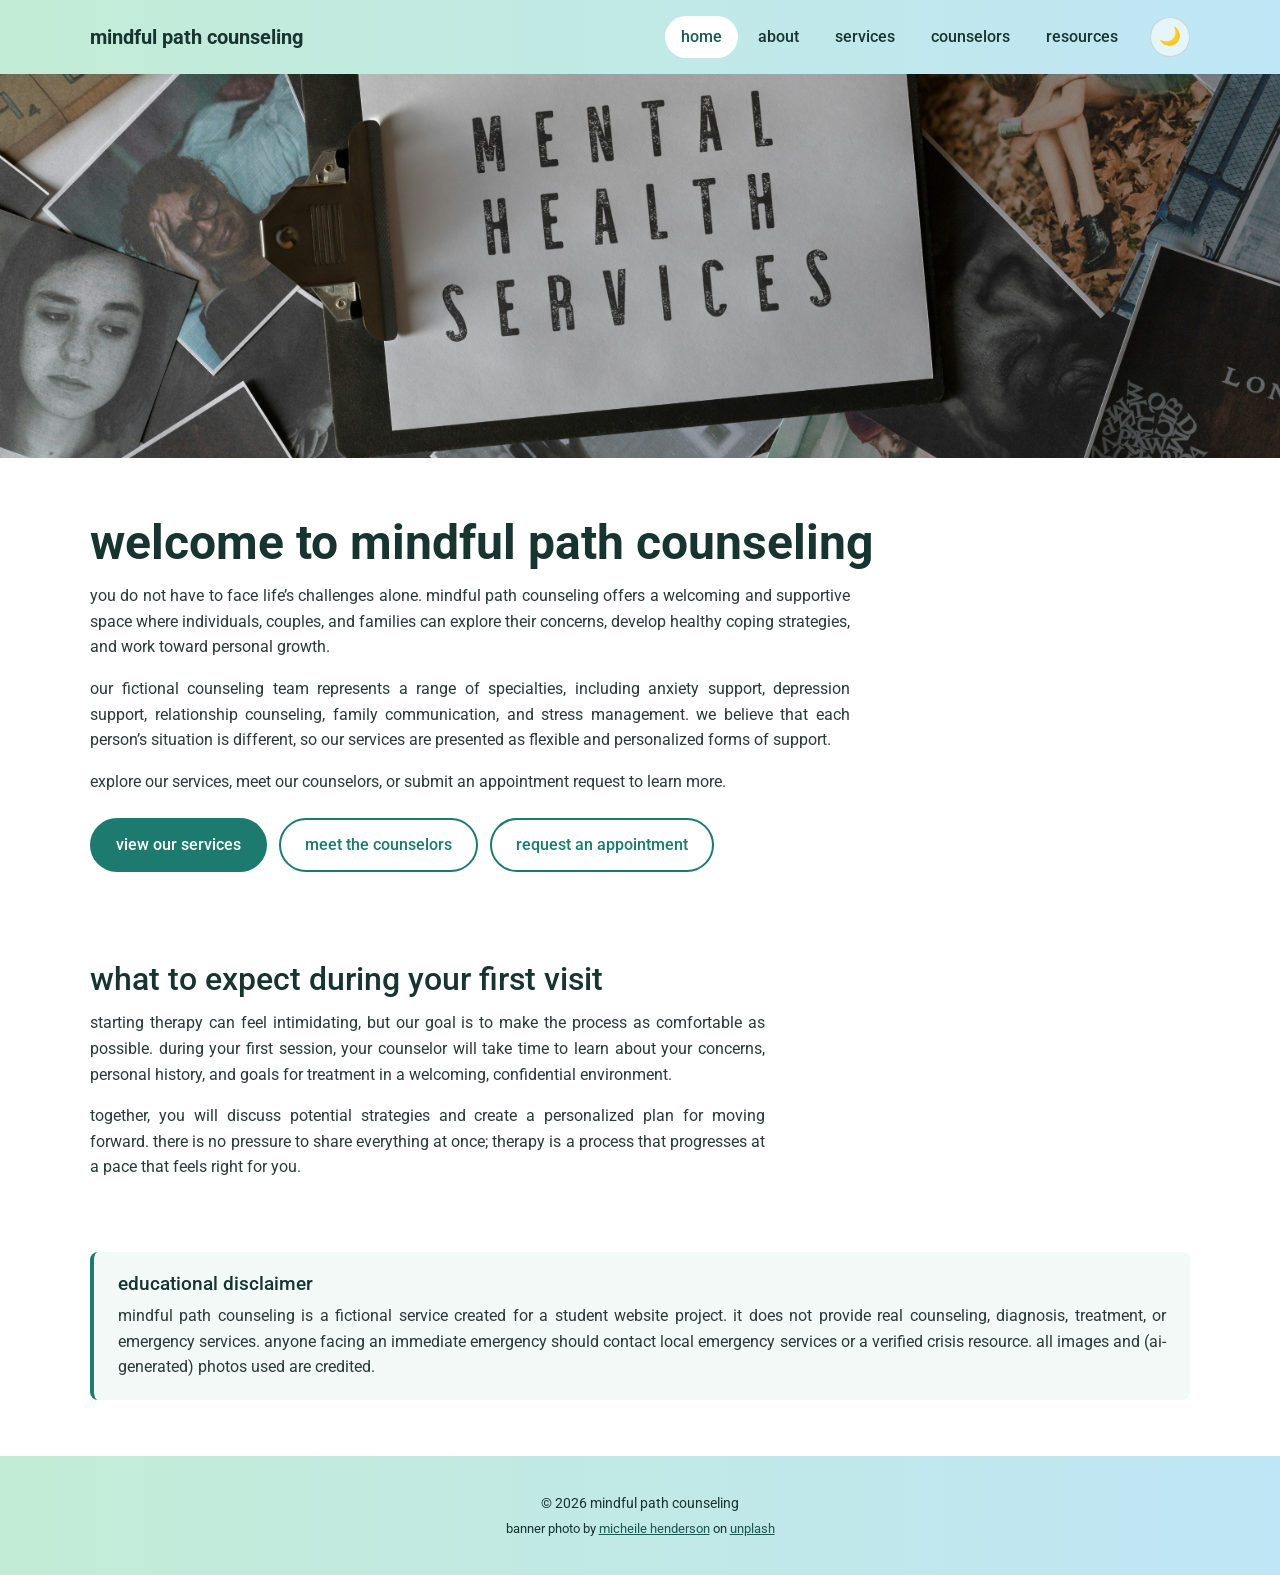
<file: index.html>
<!DOCTYPE html>
<html lang="en">
<head>
  <meta charset="UTF-8">
  <!-- GitHub Pages opens index.html at the site's main address.
       This page immediately forwards visitors to homepage.html. -->
  <meta http-equiv="refresh" content="0; url=homepage.html">
  <link rel="canonical" href="homepage.html">
  <title>Mindful Path Counseling</title>
</head>
<body>
  <!-- Backup link in case the browser doesn't forward automatically -->
  <p>Taking you to the <a href="homepage.html">Mindful Path Counseling homepage</a>…</p>
</body>
</html>
</file>
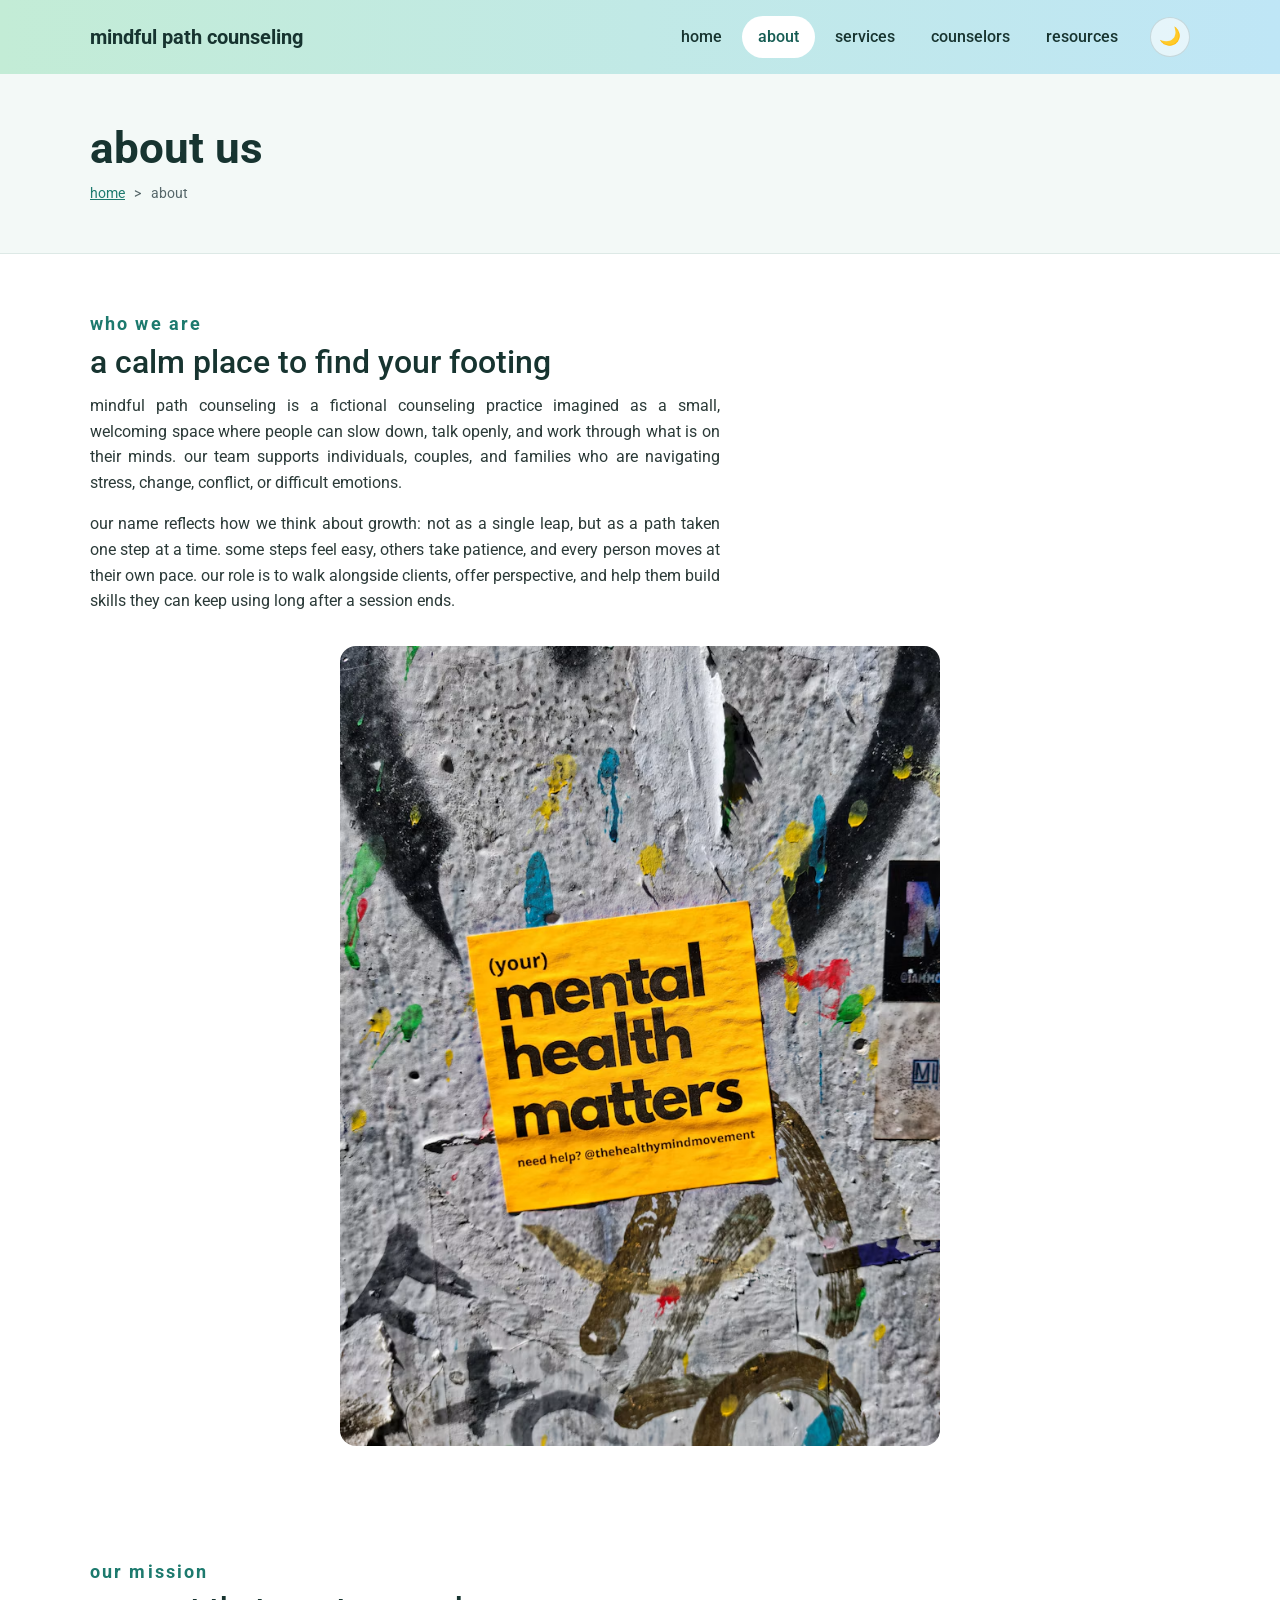
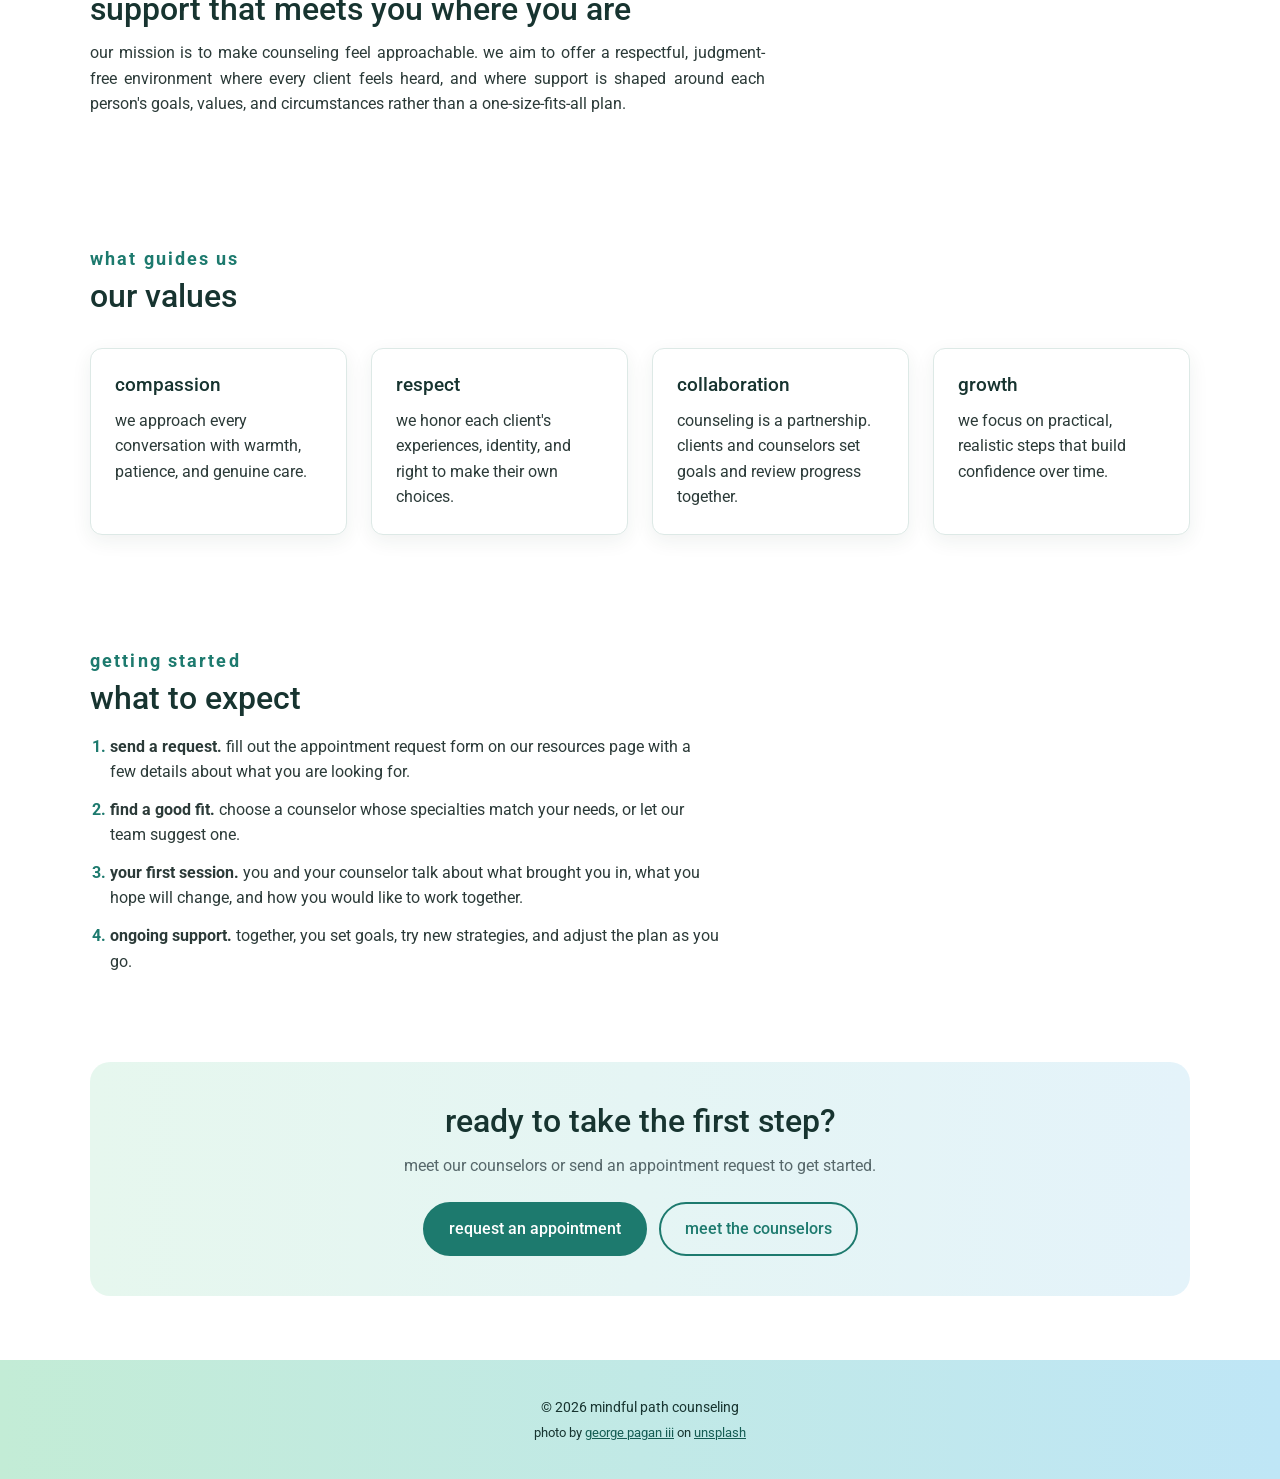
<file: about.html>
<!DOCTYPE html>
<html lang="en">
<head>
  <!-- ===== PAGE SETTINGS ===== -->
  <meta charset="UTF-8">
  <!-- Makes the page scale correctly on phones (needed for responsive design) -->
  <meta name="viewport" content="width=device-width, initial-scale=1.0">
  <meta name="description" content="Learn about Mindful Path Counseling, a fictional counseling practice created for a student website project.">
  <title>About | Mindful Path Counseling</title>
  
  <!-- Tab icon (favicon) -->
  <link rel="icon" href="images/favicon.svg" type="image/svg+xml">

  <!-- Roboto font from Google Fonts (used for all text on the site) -->
  <link rel="preconnect" href="https://fonts.googleapis.com">
  <link rel="preconnect" href="https://fonts.gstatic.com" crossorigin>
  <link href="https://fonts.googleapis.com/css2?family=Roboto:wght@300;400;500;700&display=swap" rel="stylesheet">

  <!-- Shared stylesheet and script (the same two lines go on every page) -->
  <link rel="stylesheet" href="css/style.css">
  <script src="js/script.js" defer></script>
</head>
<body>

  <!-- ===== HEADER: site name + main navigation (same on every page) ===== -->
  <header class="site-header">
    <a class="site-name" href="homepage.html">Mindful Path Counseling</a>

    <nav class="main-nav" aria-label="Main navigation">
      <ul class="nav-list">
        <!-- "active" + aria-current mark the page you are on (About on this page) -->
        <li><a href="homepage.html">Home</a></li>
        <li><a href="about.html" class="active" aria-current="page">About</a></li>
        <li><a href="services.html">Services</a></li>
        <li><a href="counselorinfo.html">Counselors</a></li>
        <li><a href="resources.html">Resources</a></li>
      </ul>
    </nav>

    <!-- Dark/light mode button (script.js makes it work) -->
    <button type="button" class="theme-toggle" id="theme-toggle" aria-label="Dark mode" aria-pressed="false">
      <span class="theme-icon" aria-hidden="true">🌙</span>
    </button>
  </header>

  <!-- ===== MAIN CONTENT ===== -->
  <main>

    <!-- Page banner: page title + breadcrumb trail -->
    <section class="page-banner">
      <h1>About Us</h1>
      <nav class="breadcrumb" aria-label="Breadcrumb">
        <a href="homepage.html">Home</a>
        <span aria-hidden="true">&gt;</span>
        <span aria-current="page">About</span>
      </nav>
    </section>

    <!-- Who we are: text on one side, photo on the other -->
    <section class="split-section" aria-labelledby="who-heading">
      <div class="split-text">
        <p class="eyebrow">Who we are</p>
        <h2 id="who-heading">A calm place to find your footing</h2>
        <p>Mindful Path Counseling is a fictional counseling practice imagined as a small, welcoming space where people can slow down, talk openly, and work through what is on their minds. Our team supports individuals, couples, and families who are navigating stress, change, conflict, or difficult emotions.</p>
        <p>Our name reflects how we think about growth: not as a single leap, but as a path taken one step at a time. Some steps feel easy, others take patience, and every person moves at their own pace. Our role is to walk alongside clients, offer perspective, and help them build skills they can keep using long after a session ends.</p>
      </div>

      <!-- Update src if you renamed the file, and edit alt so it describes what YOUR photo shows -->
      <img class="split-image" src="images/image1.avif"">
    </section>

    <!-- Mission statement -->
    <section class="content-section" aria-labelledby="mission-heading">
      <p class="eyebrow">Our mission</p>
      <h2 id="mission-heading">Support that meets you where you are</h2>
      <p>Our mission is to make counseling feel approachable. We aim to offer a respectful, judgment-free environment where every client feels heard, and where support is shaped around each person's goals, values, and circumstances rather than a one-size-fits-all plan.</p>
    </section>

    <!-- Values: four short cards -->
    <section class="content-section" aria-labelledby="values-heading">
      <p class="eyebrow">What guides us</p>
      <h2 id="values-heading">Our values</h2>
      <ul class="card-grid values-list">
        <li class="card">
          <h3>Compassion</h3>
          <p>We approach every conversation with warmth, patience, and genuine care.</p>
        </li>
        <li class="card">
          <h3>Respect</h3>
          <p>We honor each client's experiences, identity, and right to make their own choices.</p>
        </li>
        <li class="card">
          <h3>Collaboration</h3>
          <p>Counseling is a partnership. Clients and counselors set goals and review progress together.</p>
        </li>
        <li class="card">
          <h3>Growth</h3>
          <p>We focus on practical, realistic steps that build confidence over time.</p>
        </li>
      </ul>
    </section>

    <!-- What to expect: numbered steps -->
    <section class="content-section" aria-labelledby="expect-heading">
      <p class="eyebrow">Getting started</p>
      <h2 id="expect-heading">What to expect</h2>
      <ol class="steps-list">
        <li><strong>Send a request.</strong> Fill out the appointment request form on our Resources page with a few details about what you are looking for.</li>
        <li><strong>Find a good fit.</strong> Choose a counselor whose specialties match your needs, or let our team suggest one.</li>
        <li><strong>Your first session.</strong> You and your counselor talk about what brought you in, what you hope will change, and how you would like to work together.</li>
        <li><strong>Ongoing support.</strong> Together, you set goals, try new strategies, and adjust the plan as you go.</li>
      </ol>
    </section>

    <!-- Call-to-action band -->
    <section class="cta-band" aria-labelledby="cta-heading">
      <h2 id="cta-heading">Ready to take the first step?</h2>
      <p>Meet our counselors or send an appointment request to get started.</p>
      <div class="button-group">
        <a class="btn btn-primary" href="resources.html#appointment">Request an Appointment</a>
        <a class="btn btn-secondary" href="counselorinfo.html">Meet the Counselors</a>
      </div>
    </section>

  </main>

  <!-- ===== FOOTER (same on every page, except photo credits) ===== -->
  <footer class="site-footer">
    <p>&copy; 2026 Mindful Path Counseling</p>

    <!-- Photo credit for the About page photo (fill in, or delete these lines if no credit is needed) -->
    <p class="photo-credit">
      Photo by <a href="https://unsplash.com/@gpthree">George Pagan III</a>
      on <a href="https://unsplash.com/photos/a-yellow-sign-that-reads-your-mental-health-matters-r5WfOGUu0cw">Unsplash</a>
    </p>
  </footer>

</body>
</html>
</file>
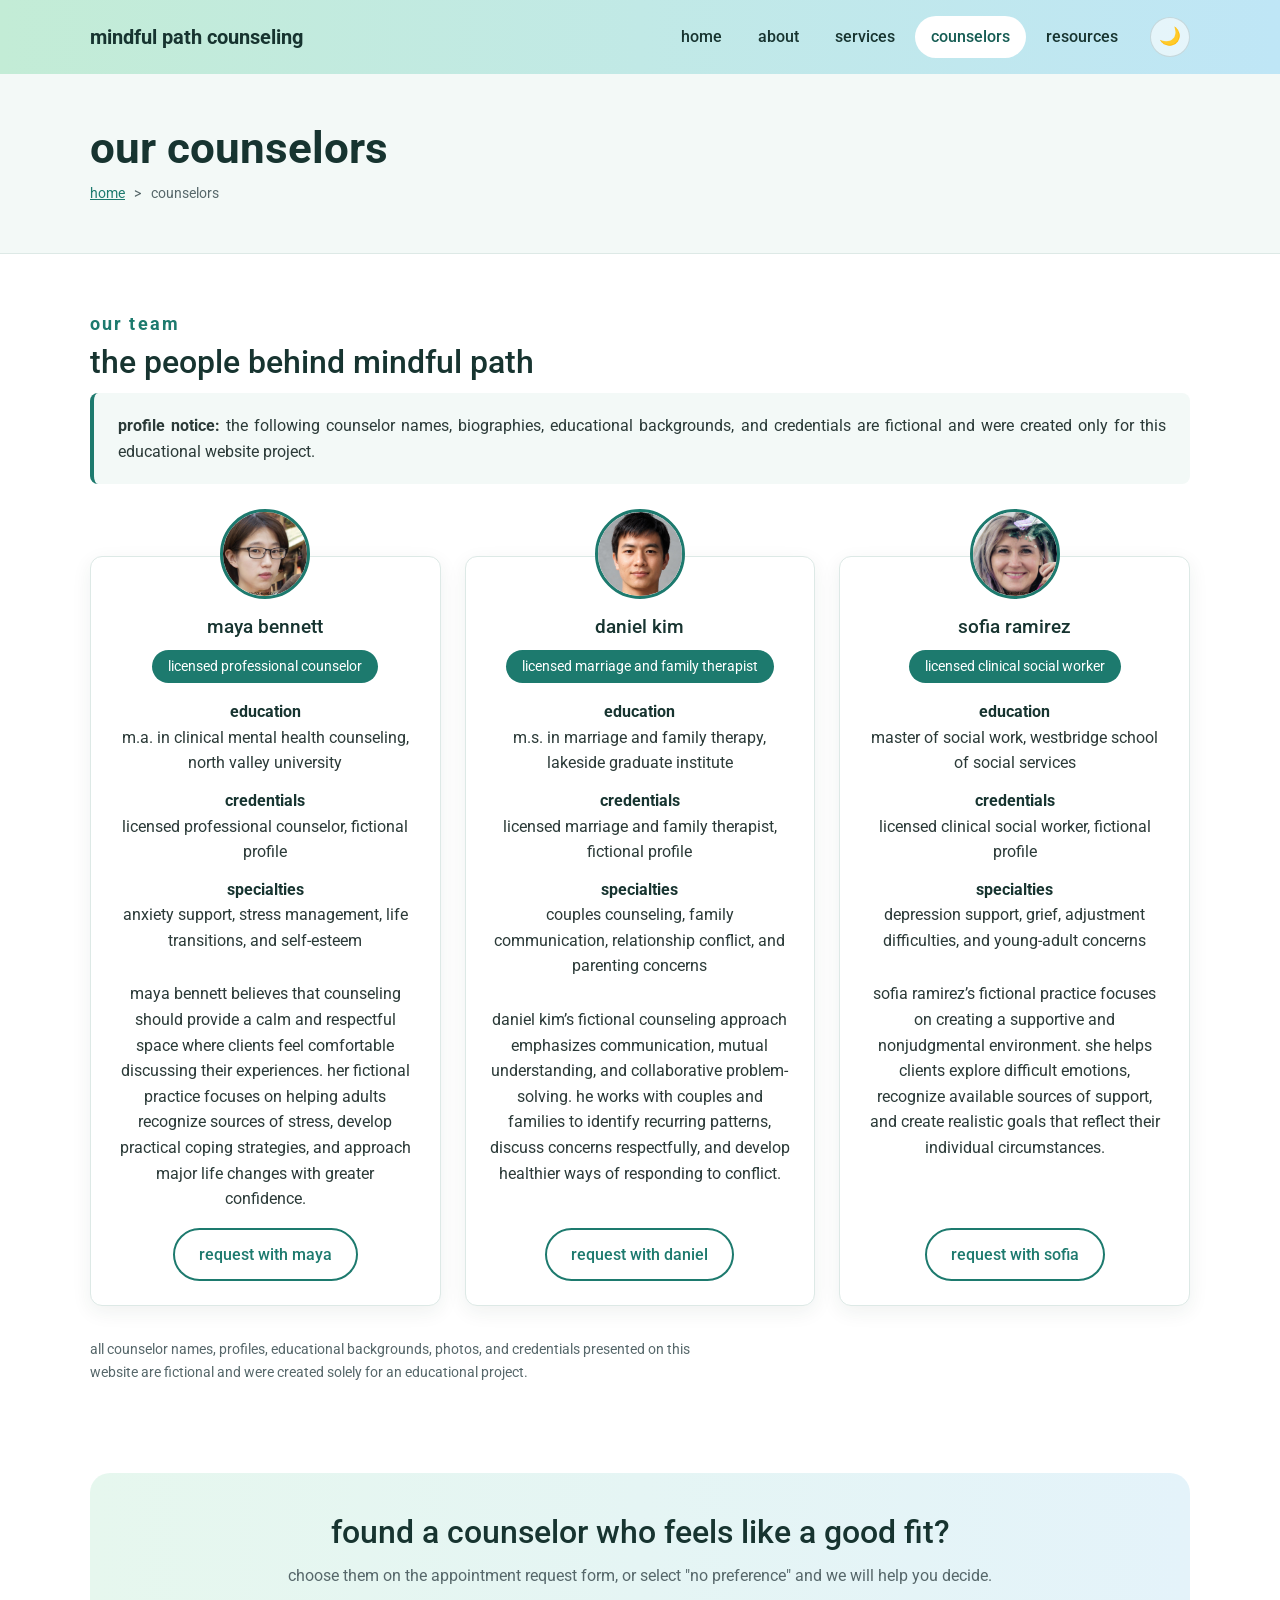
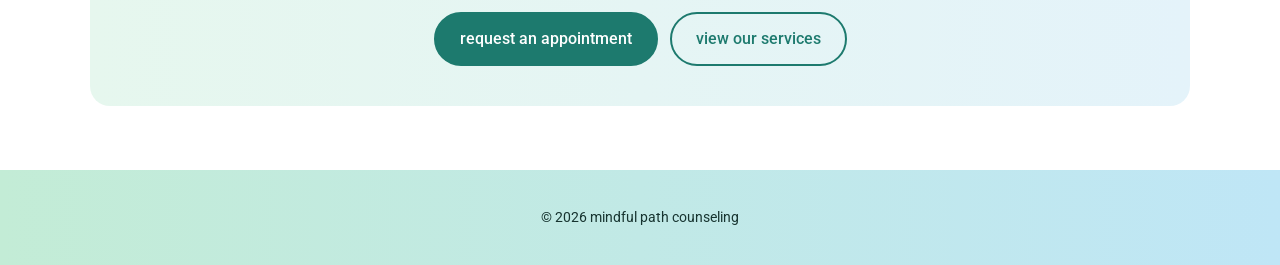
<file: counselorinfo.html>
<!DOCTYPE html>
<html lang="en">
<head>
  <!-- ===== PAGE SETTINGS ===== -->
  <meta charset="UTF-8">
  <!-- Makes the page scale correctly on phones (needed for responsive design) -->
  <meta name="viewport" content="width=device-width, initial-scale=1.0">
  <meta name="description" content="Meet the fictional counselors of Mindful Path Counseling, a student website project.">
  <title>Counselors | Mindful Path Counseling</title>
  
  <!-- Tab icon (favicon) -->
  <link rel="icon" href="images/favicon.svg" type="image/svg+xml">

  <!-- Roboto font from Google Fonts (used for all text on the site) -->
  <link rel="preconnect" href="https://fonts.googleapis.com">
  <link rel="preconnect" href="https://fonts.gstatic.com" crossorigin>
  <link href="https://fonts.googleapis.com/css2?family=Roboto:wght@300;400;500;700&display=swap" rel="stylesheet">

  <!-- Shared stylesheet and script (the same two lines go on every page) -->
  <link rel="stylesheet" href="css/style.css">
  <script src="js/script.js" defer></script>
</head>
<body>

  <!-- ===== HEADER: site name + main navigation (same on every page) ===== -->
  <header class="site-header">
    <a class="site-name" href="homepage.html">Mindful Path Counseling</a>

    <nav class="main-nav" aria-label="Main navigation">
      <ul class="nav-list">
        <!-- "active" + aria-current mark the page you are on (Counselors on this page) -->
        <li><a href="homepage.html">Home</a></li>
        <li><a href="about.html">About</a></li>
        <li><a href="services.html">Services</a></li>
        <li><a href="counselorinfo.html" class="active" aria-current="page">Counselors</a></li>
        <li><a href="resources.html">Resources</a></li>
      </ul>
    </nav>

    <!-- Dark/light mode button (script.js makes it work) -->
    <button type="button" class="theme-toggle" id="theme-toggle" aria-label="Dark mode" aria-pressed="false">
      <span class="theme-icon" aria-hidden="true">🌙</span>
    </button>
  </header>

  <!-- ===== MAIN CONTENT ===== -->
  <main>

    <!-- Page banner: page title + breadcrumb trail -->
    <section class="page-banner">
      <h1>Our Counselors</h1>
      <nav class="breadcrumb" aria-label="Breadcrumb">
        <a href="homepage.html">Home</a>
        <span aria-hidden="true">&gt;</span>
        <span aria-current="page">Counselors</span>
      </nav>
    </section>

    <!-- Counselor team: profile notice + three counselor cards -->
    <section class="content-section" aria-labelledby="team-heading">
      <p class="eyebrow">Our team</p>
      <h2 id="team-heading">The people behind Mindful Path</h2>

      <p class="notice"><strong>Profile notice:</strong> The following counselor names, biographies, educational backgrounds, and credentials are fictional and were created only for this educational website project.</p>

      <div class="card-grid counselor-grid">

        <!-- Counselor 1 -->
        <article class="card counselor-card">
          <!-- Profile photo (AI-generated, since the counselors are fictional) -->
          <img class="counselor-photo" src="images/counselor1.jpg"">
          <h3>Maya Bennett</h3>
          <p class="counselor-role">Licensed Professional Counselor</p>
          <dl class="counselor-details">
            <dt>Education</dt>
            <dd>M.A. in Clinical Mental Health Counseling, North Valley University</dd>
            <dt>Credentials</dt>
            <dd>Licensed Professional Counselor, fictional profile</dd>
            <dt>Specialties</dt>
            <dd>Anxiety support, stress management, life transitions, and self-esteem</dd>
          </dl>
          <p>Maya Bennett believes that counseling should provide a calm and respectful space where clients feel comfortable discussing their experiences. Her fictional practice focuses on helping adults recognize sources of stress, develop practical coping strategies, and approach major life changes with greater confidence.</p>
          <a class="btn btn-secondary" href="resources.html?counselor=Maya%20Bennett#appointment">Request with Maya</a>
        </article>

        <!-- Counselor 2 -->
        <article class="card counselor-card">
           <img class="counselor-photo" src="images/counselor2.jpg">
          <h3>Daniel Kim</h3>
          <p class="counselor-role">Licensed Marriage and Family Therapist</p>
          <dl class="counselor-details">
            <dt>Education</dt>
            <dd>M.S. in Marriage and Family Therapy, Lakeside Graduate Institute</dd>
            <dt>Credentials</dt>
            <dd>Licensed Marriage and Family Therapist, fictional profile</dd>
            <dt>Specialties</dt>
            <dd>Couples counseling, family communication, relationship conflict, and parenting concerns</dd>
          </dl>
          <p>Daniel Kim’s fictional counseling approach emphasizes communication, mutual understanding, and collaborative problem-solving. He works with couples and families to identify recurring patterns, discuss concerns respectfully, and develop healthier ways of responding to conflict.</p>
          <a class="btn btn-secondary" href="resources.html?counselor=Daniel%20Kim#appointment">Request with Daniel</a>
        </article>

        <!-- Counselor 3 -->
        <article class="card counselor-card">
          <img class="counselor-photo" src="images/counselor5.jpg">
          <h3>Sofia Ramirez</h3>
          <p class="counselor-role">Licensed Clinical Social Worker</p>
          <dl class="counselor-details">
            <dt>Education</dt>
            <dd>Master of Social Work, Westbridge School of Social Services</dd>
            <dt>Credentials</dt>
            <dd>Licensed Clinical Social Worker, fictional profile</dd>
            <dt>Specialties</dt>
            <dd>Depression support, grief, adjustment difficulties, and young-adult concerns</dd>
          </dl>
          <p>Sofia Ramirez’s fictional practice focuses on creating a supportive and nonjudgmental environment. She helps clients explore difficult emotions, recognize available sources of support, and create realistic goals that reflect their individual circumstances.</p>          
          <a class="btn btn-secondary" href="resources.html?counselor=Sofia%20Ramirez#appointment">Request with Sofia</a>
        </article>

      </div>

      <p class="note">All counselor names, profiles, educational backgrounds, photos, and credentials presented on this website are fictional and were created solely for an educational project.</p>
    </section>

    <!-- Call-to-action band -->
    <section class="cta-band" aria-labelledby="cta-heading">
      <h2 id="cta-heading">Found a counselor who feels like a good fit?</h2>
      <p>Choose them on the appointment request form, or select "No preference" and we will help you decide.</p>
      <div class="button-group">
        <a class="btn btn-primary" href="resources.html#appointment">Request an Appointment</a>
        <a class="btn btn-secondary" href="services.html">View Our Services</a>
      </div>
    </section>

  </main>

  <!-- ===== FOOTER (same on every page) ===== -->
  <footer class="site-footer">
    <p>&copy; 2026 Mindful Path Counseling</p>
  </footer>

</body>
</html>
</file>
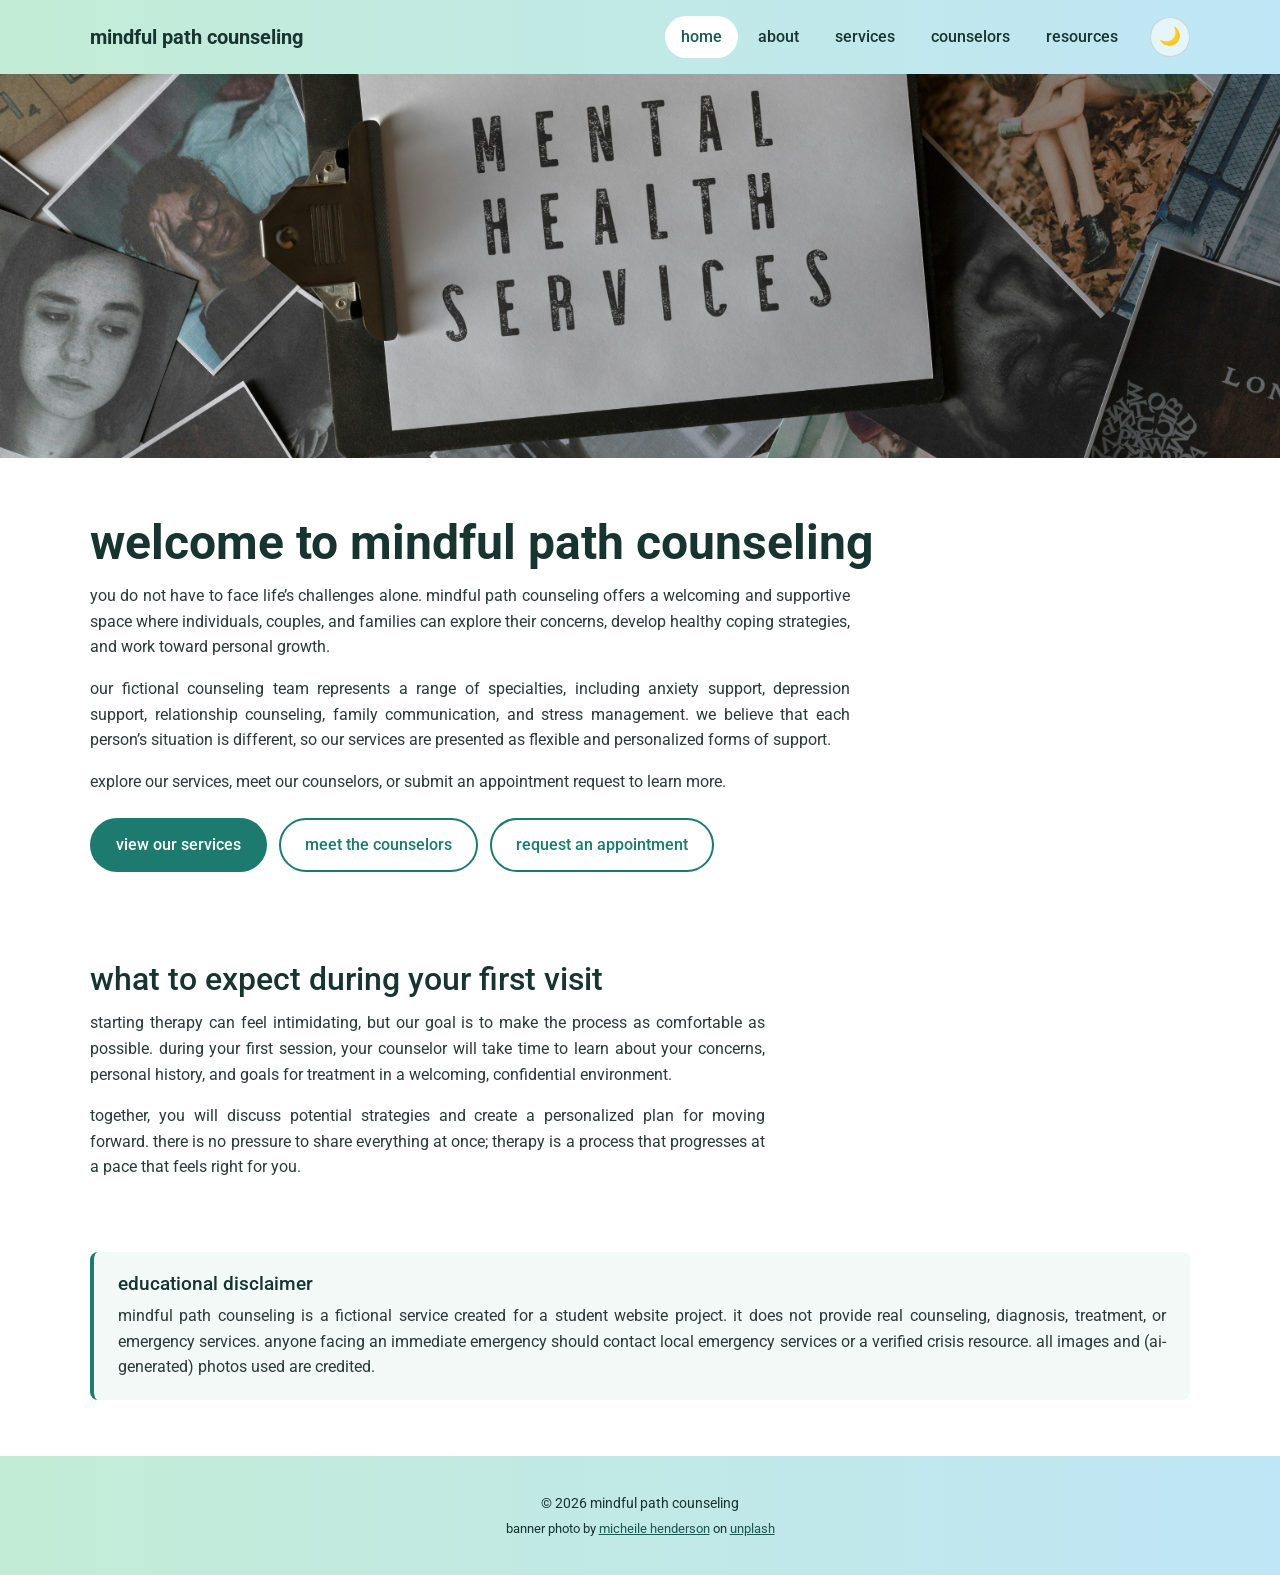
<file: homepage.html>
<!DOCTYPE html>
<html lang="en">
<head>
  <!-- ===== PAGE SETTINGS ===== -->
  <meta charset="UTF-8">
  <!-- Makes the page scale correctly on phones (needed for responsive design) -->
  <meta name="viewport" content="width=device-width, initial-scale=1.0">
  <meta name="description" content="Mindful Path Counseling is a fictional counseling service created for a student website project.">
  <title>Home | Mindful Path Counseling</title>
  
  <!-- Tab icon (favicon) -->
  <link rel="icon" href="images/favicon.svg" type="image/svg+xml">

  <!-- Roboto font from Google Fonts (used for all text on the site) -->
  <link rel="preconnect" href="https://fonts.googleapis.com">
  <link rel="preconnect" href="https://fonts.gstatic.com" crossorigin>
  <link href="https://fonts.googleapis.com/css2?family=Roboto:wght@300;400;500;700&display=swap" rel="stylesheet">

  <!-- Shared stylesheet and script (the same two lines go on every page) -->
  <link rel="stylesheet" href="css/style.css">
  <script src="js/script.js" defer></script>
</head>
<body>

  <!-- ===== HEADER: site name + main navigation (copy this exact block to every page) ===== -->
  <header class="site-header">
    <a class="site-name" href="homepage.html">Mindful Path Counseling</a>

    <nav class="main-nav" aria-label="Main navigation">
      <ul class="nav-list">
        <!-- "active" + aria-current mark the page you are on; move them to the matching link on each page -->
        <li><a href="homepage.html" class="active" aria-current="page">Home</a></li>
        <li><a href="about.html">About</a></li>
        <li><a href="services.html">Services</a></li>
        <li><a href="counselorinfo.html">Counselors</a></li>
        <li><a href="resources.html">Resources</a></li>
      </ul>
    </nav>

    <!-- Dark/light mode button (script.js makes it work) -->
    <button type="button" class="theme-toggle" id="theme-toggle" aria-label="Dark mode" aria-pressed="false">
      <span class="theme-icon" aria-hidden="true">🌙</span>
    </button>
  </header>

  <!-- ===== MAIN CONTENT ===== -->
  <main>

    <!-- ===== BANNER: full-width photo at the top of the homepage ===== -->
    <!-- Edit alt so it describes what YOUR photo shows -->
    <img class="banner-image" src="images/image2.jpg">

    <!-- Welcome (hero) section: intro text and call-to-action buttons -->
    <section class="hero" aria-labelledby="welcome-heading">
      <div class="hero-text">
        <h1 id="welcome-heading">Welcome to Mindful Path Counseling</h1>

        <p>You do not have to face life’s challenges alone. Mindful Path Counseling offers a welcoming and supportive space where individuals, couples, and families can explore their concerns, develop healthy coping strategies, and work toward personal growth.</p>

        <p>Our fictional counseling team represents a range of specialties, including anxiety support, depression support, relationship counseling, family communication, and stress management. We believe that each person’s situation is different, so our services are presented as flexible and personalized forms of support.</p>

        <p>Explore our services, meet our counselors, or submit an appointment request to learn more.</p>

        <!-- Call-to-action buttons (these are links; style.css will make them look like buttons) -->
        <div class="hero-buttons">
          <a class="btn btn-primary" href="services.html">View Our Services</a>
          <a class="btn btn-secondary" href="counselorinfo.html">Meet the Counselors</a>
          <!-- Points to the appointment form we will build on the Resources page in Step 7 -->
          <a class="btn btn-secondary" href="resources.html#appointment">Request an Appointment</a>
        </div>
      </div>
    </section>

    <!-- ===== PLACEHOLDER SECTION: replace the heading and paragraphs with your own text ===== -->
    <section class="content-section" aria-labelledby="placeholder-heading">
      <h2 id="placeholder-heading">What to Expect During Your First Visit</h2>
      <p>Starting therapy can feel intimidating, but our goal is to make the process as comfortable as possible. During your first session, your counselor will take time to learn about your concerns, personal history, and goals for treatment in a welcoming, confidential environment.</p>
      <p>Together, you will discuss potential strategies and create a personalized plan for moving forward. There is no pressure to share everything at once; therapy is a process that progresses at a pace that feels right for you.</p>
    </section>

    <!-- Educational disclaimer (keeps it clear this is a fictional, student-made site) -->
    <section class="disclaimer" aria-labelledby="disclaimer-heading">
      <h2 id="disclaimer-heading">Educational Disclaimer</h2>
      <p>Mindful Path Counseling is a fictional service created for a student website project. It does not provide real counseling, diagnosis, treatment, or emergency services. Anyone facing an immediate emergency should contact local emergency services or a verified crisis resource. All images and (AI-generated) photos used are credited. </p>
    </section>

  </main>

  <!-- ===== FOOTER (copy this exact block to every page) ===== -->
  <footer class="site-footer">
    <p>&copy; 2026 Mindful Path Counseling</p>

    <!-- Photo credit for the homepage banner (keep this line on homepage.html only) -->
    <p class="photo-credit">
      Banner photo by <a href="https://unsplash.com/@micheile">micheile henderson</a>
      on <a href="https://unsplash.com/photos/i-am-a-good-man-i-am-a-good-man-i-am-a-good-man-i-8tf3e8LaSX0">Unplash</a>

  </footer>

</body>
</html>
</file>
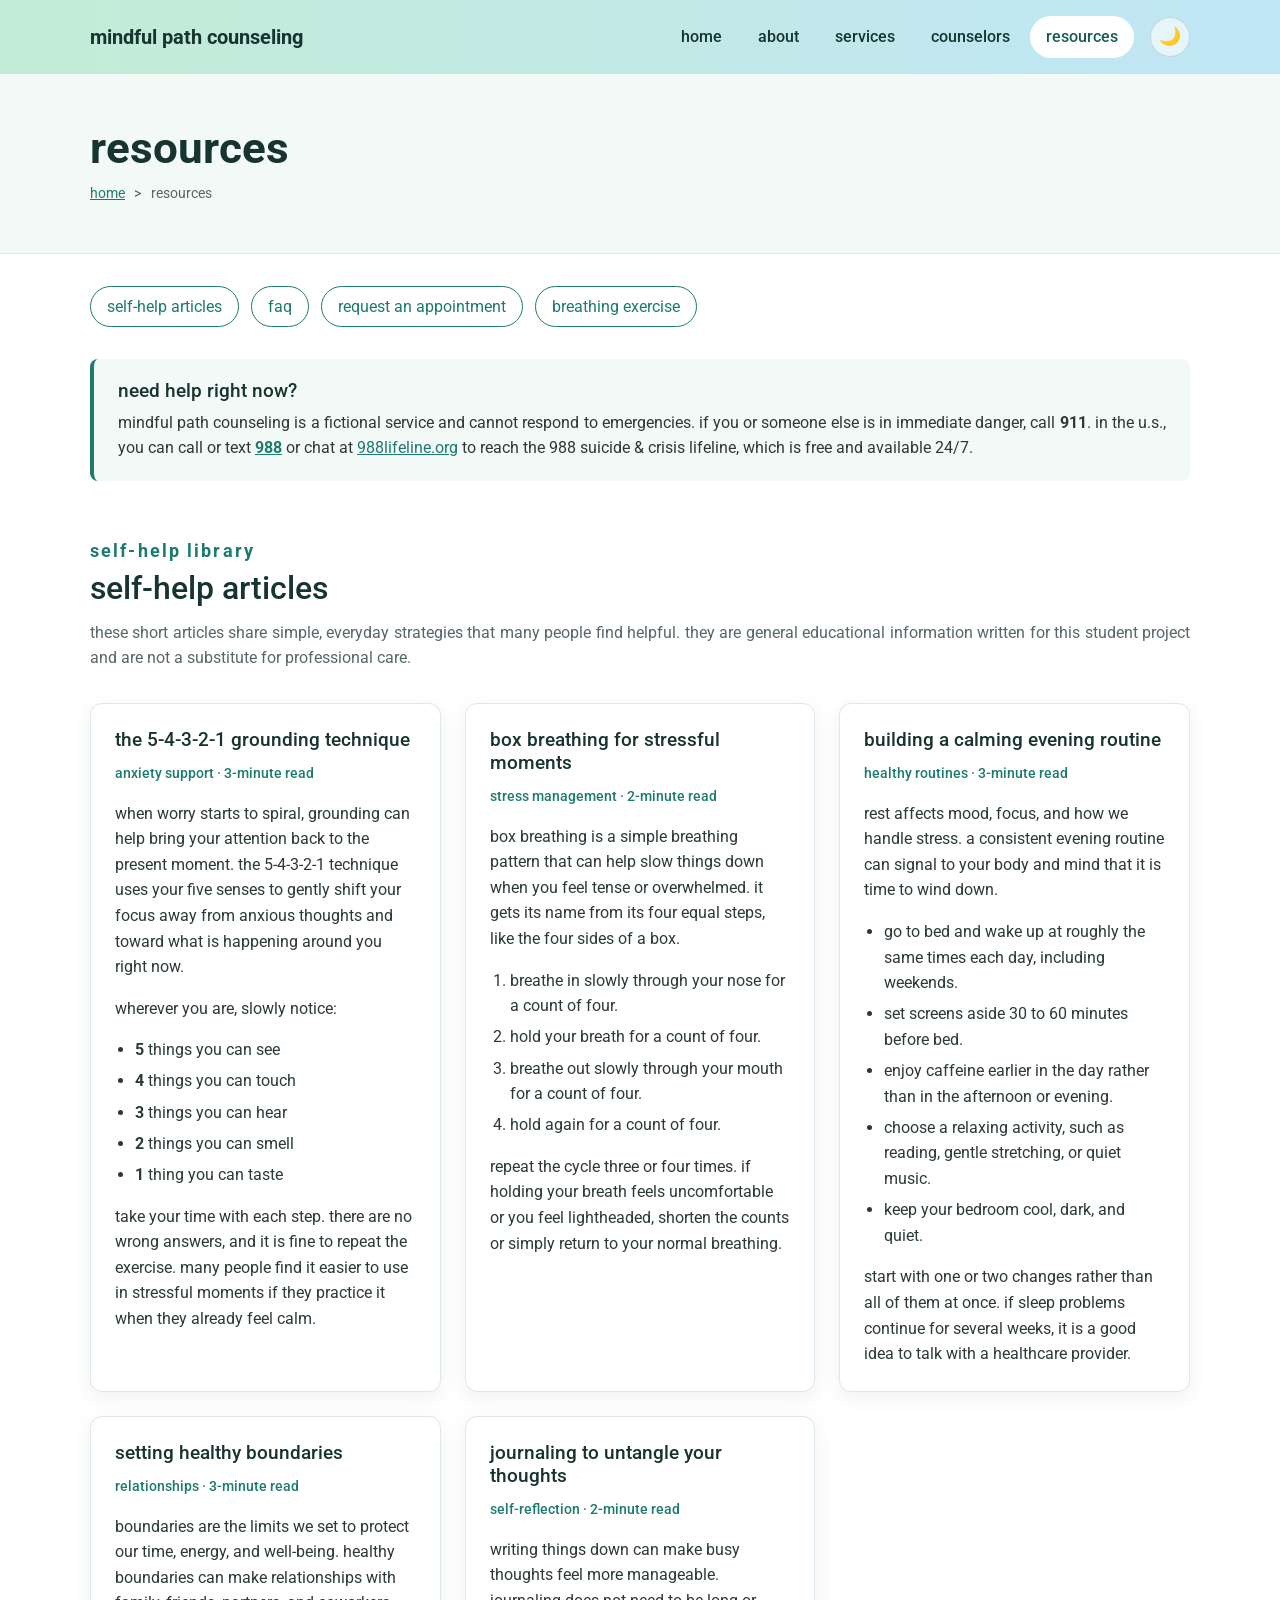
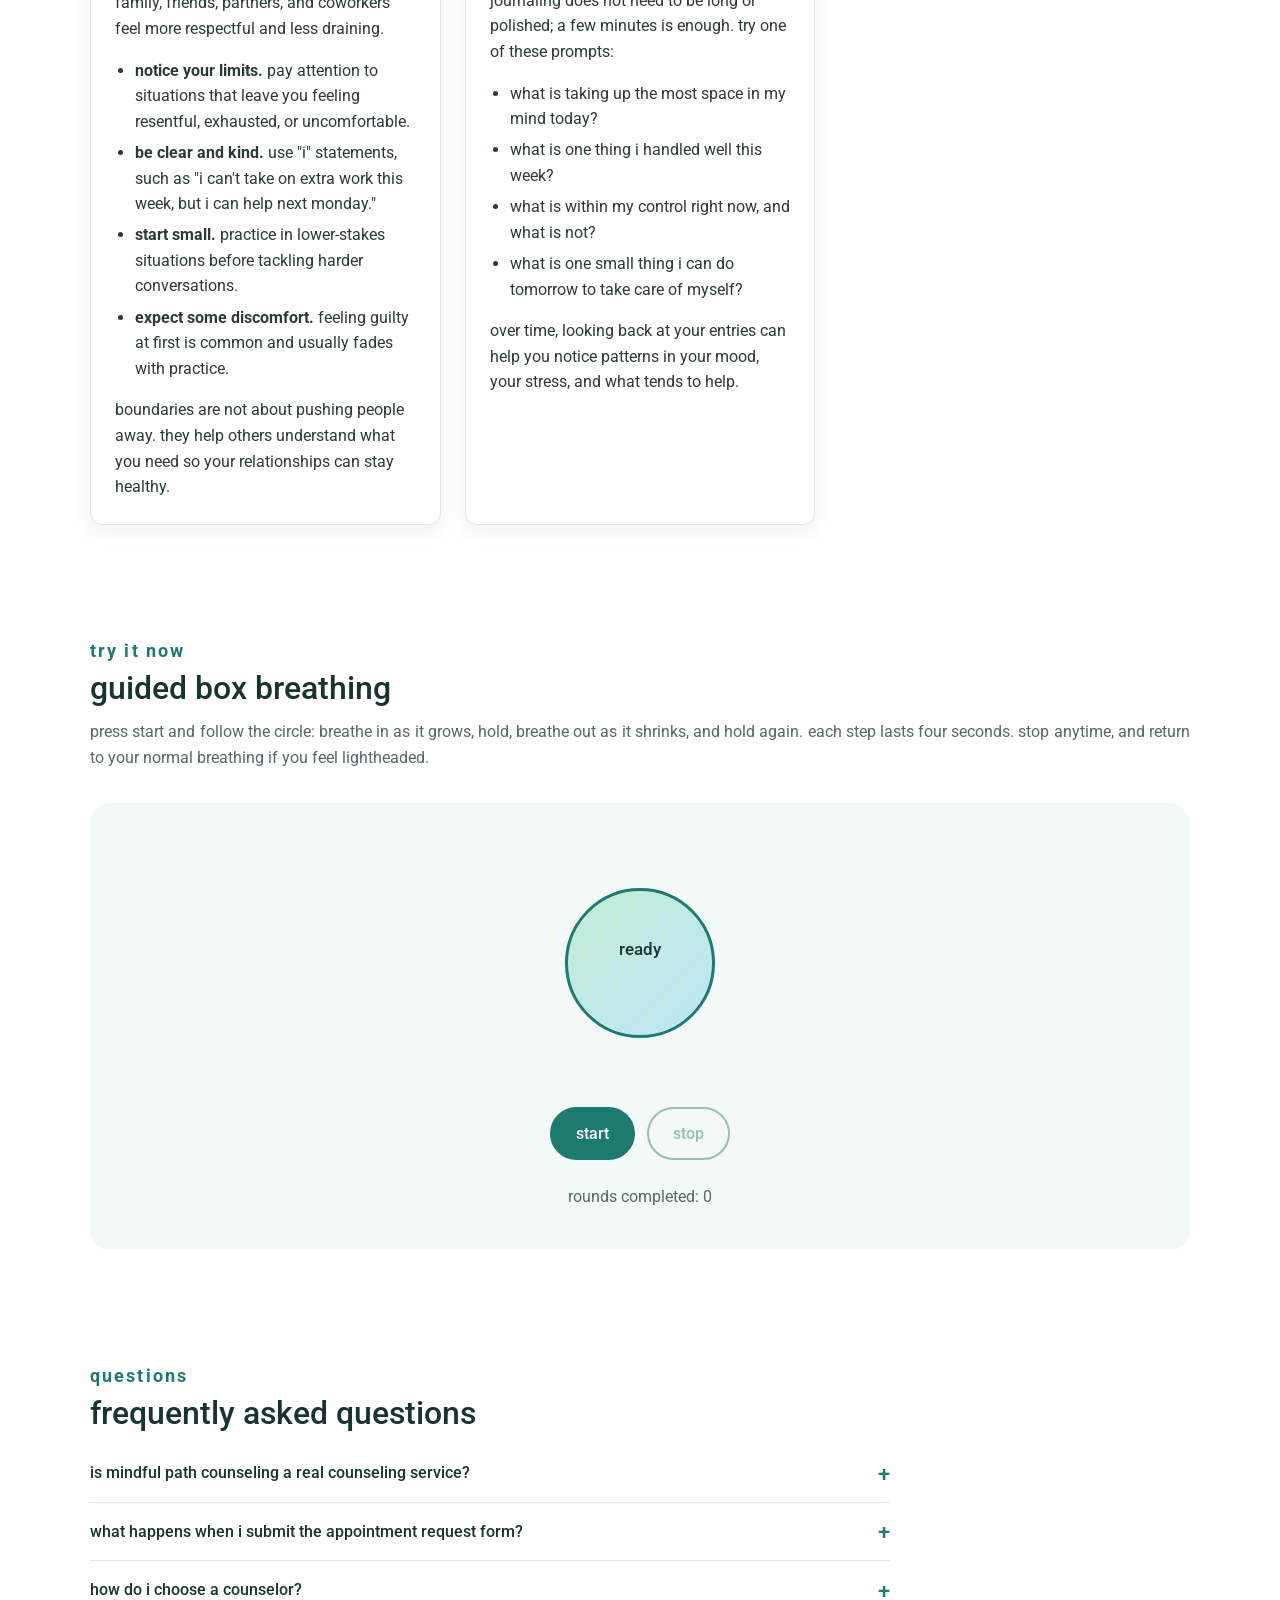
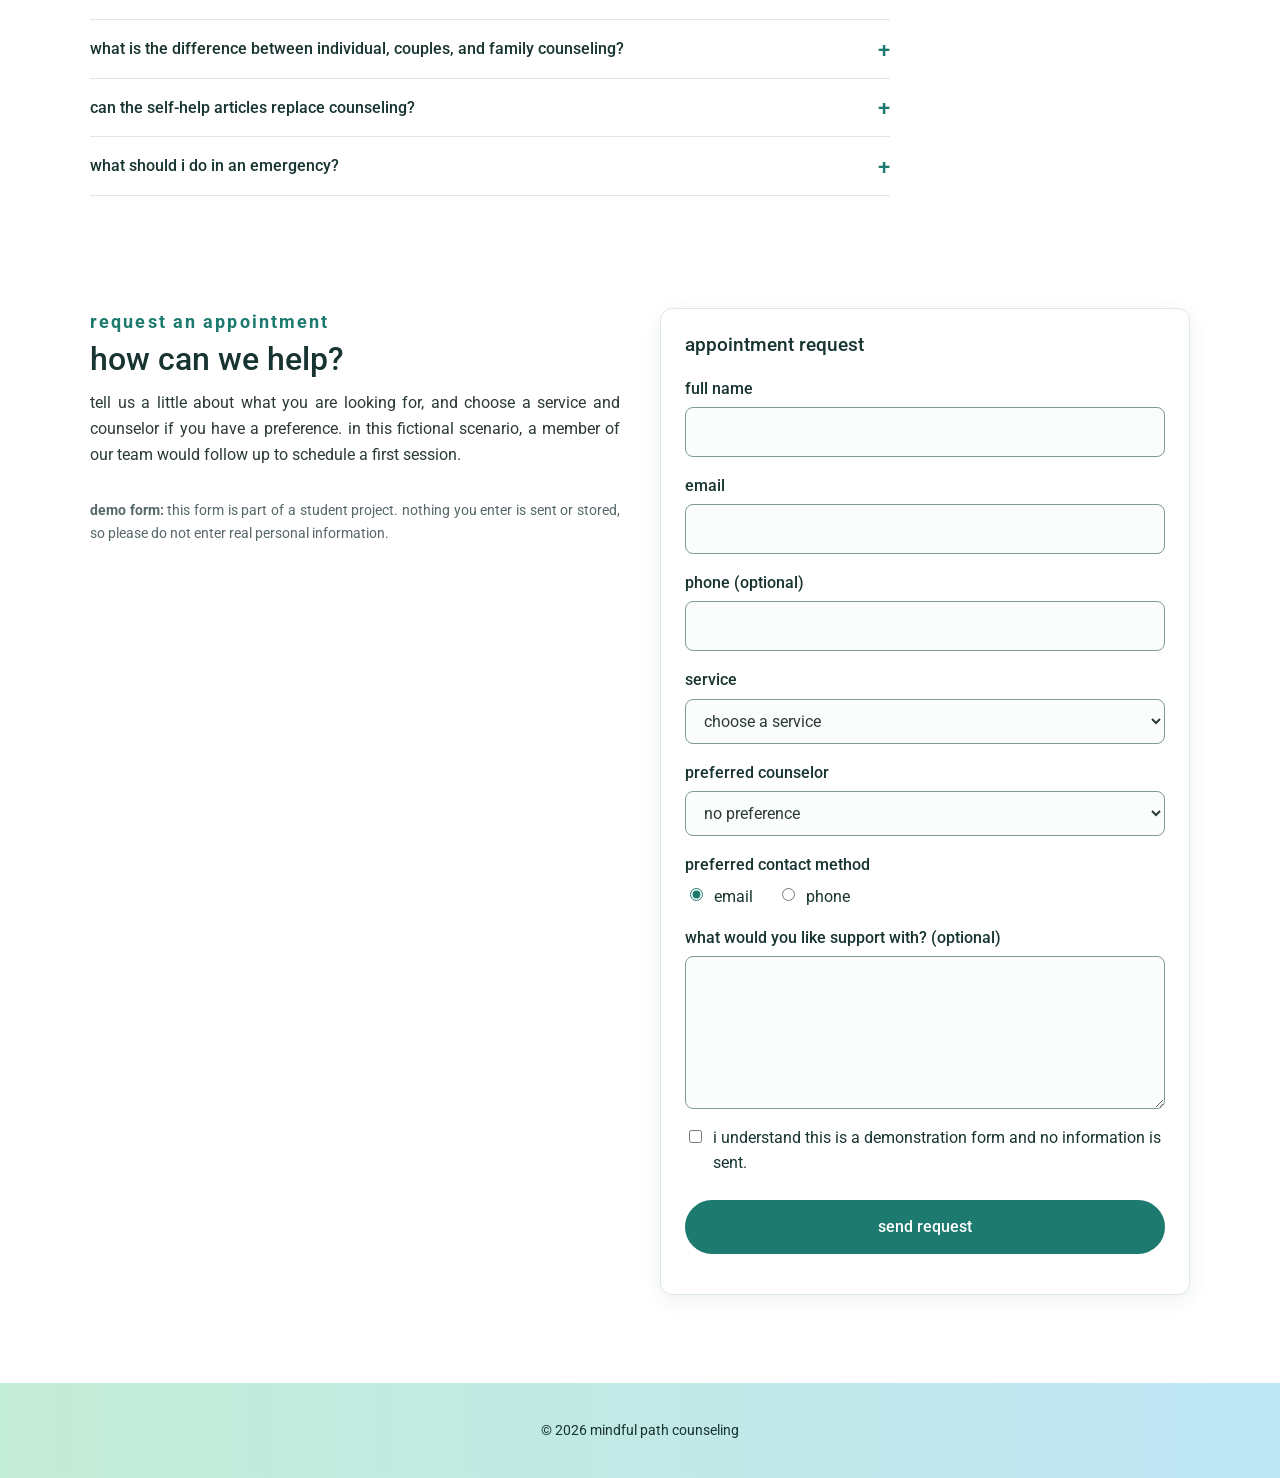
<file: resources.html>
<!DOCTYPE html>
<html lang="en">
<head>
  <!-- ===== PAGE SETTINGS ===== -->
  <meta charset="UTF-8">
  <!-- Makes the page scale correctly on phones (needed for responsive design) -->
  <meta name="viewport" content="width=device-width, initial-scale=1.0">
  <meta name="description" content="Self-help articles, frequently asked questions, and an appointment request form from Mindful Path Counseling, a fictional student project.">
  <title>Resources | Mindful Path Counseling</title>
  
  <!-- Tab icon (favicon) -->
  <link rel="icon" href="images/favicon.svg" type="image/svg+xml">

  <!-- Roboto font from Google Fonts (used for all text on the site) -->
  <link rel="preconnect" href="https://fonts.googleapis.com">
  <link rel="preconnect" href="https://fonts.gstatic.com" crossorigin>
  <link href="https://fonts.googleapis.com/css2?family=Roboto:wght@300;400;500;700&display=swap" rel="stylesheet">

  <!-- Shared stylesheet and script (the same two lines go on every page) -->
  <link rel="stylesheet" href="css/style.css">
  <script src="js/script.js" defer></script>
</head>
<body>

  <!-- ===== HEADER: site name + main navigation (same on every page) ===== -->
  <header class="site-header">
    <a class="site-name" href="homepage.html">Mindful Path Counseling</a>

    <nav class="main-nav" aria-label="Main navigation">
      <ul class="nav-list">
        <!-- "active" + aria-current mark the page you are on (Resources on this page) -->
        <li><a href="homepage.html">Home</a></li>
        <li><a href="about.html">About</a></li>
        <li><a href="services.html">Services</a></li>
        <li><a href="counselorinfo.html">Counselors</a></li>
        <li><a href="resources.html" class="active" aria-current="page">Resources</a></li>
      </ul>
    </nav>

    <!-- Dark/light mode button (script.js makes it work) -->
    <button type="button" class="theme-toggle" id="theme-toggle" aria-label="Dark mode" aria-pressed="false">
      <span class="theme-icon" aria-hidden="true">🌙</span>
    </button>
  </header>

  <!-- ===== MAIN CONTENT ===== -->
  <main>

    <!-- Page banner: page title + breadcrumb trail -->
    <section class="page-banner">
      <h1>Resources</h1>
      <nav class="breadcrumb" aria-label="Breadcrumb">
        <a href="homepage.html">Home</a>
        <span aria-hidden="true">&gt;</span>
        <span aria-current="page">Resources</span>
      </nav>
    </section>

    <!-- Quick links that jump to each section of this page -->
    <nav class="page-links" aria-label="On this page">
      <ul>
        <li><a href="#articles">Self-help articles</a></li>
        <li><a href="#faq">FAQ</a></li>
        <li><a href="#appointment">Request an appointment</a></li>
        <li><a href="#breathing">Breathing exercise</a></li>
      </ul>
    </nav>

    <!-- Urgent help: real crisis contacts, kept at the top so they are easy to find -->
    <section class="notice crisis-notice" aria-labelledby="urgent-heading">
      <h2 id="urgent-heading">Need help right now?</h2>
      <p>Mindful Path Counseling is a fictional service and cannot respond to emergencies. If you or someone else is in immediate danger, call <strong>911</strong>. In the U.S., you can call or text <a href="tel:988"><strong>988</strong></a> or chat at <a href="https://988lifeline.org">988lifeline.org</a> to reach the 988 Suicide &amp; Crisis Lifeline, which is free and available 24/7.</p>
    </section>

    <!-- ===== SELF-HELP ARTICLES ===== -->
    <section class="content-section" id="articles" aria-labelledby="articles-heading">
      <p class="eyebrow">Self-help library</p>
      <h2 id="articles-heading">Self-help articles</h2>
      <p class="section-intro">These short articles share simple, everyday strategies that many people find helpful. They are general educational information written for this student project and are not a substitute for professional care.</p>

      <div class="card-grid article-grid">

        <!-- Article 1 -->
        <article class="card article-card">
          <h3>The 5-4-3-2-1 Grounding Technique</h3>
          <p class="article-meta">Anxiety support · 3-minute read</p>
          <p>When worry starts to spiral, grounding can help bring your attention back to the present moment. The 5-4-3-2-1 technique uses your five senses to gently shift your focus away from anxious thoughts and toward what is happening around you right now.</p>
          <p>Wherever you are, slowly notice:</p>
          <ul>
            <li><strong>5</strong> things you can see</li>
            <li><strong>4</strong> things you can touch</li>
            <li><strong>3</strong> things you can hear</li>
            <li><strong>2</strong> things you can smell</li>
            <li><strong>1</strong> thing you can taste</li>
          </ul>
          <p>Take your time with each step. There are no wrong answers, and it is fine to repeat the exercise. Many people find it easier to use in stressful moments if they practice it when they already feel calm.</p>
        </article>

        <!-- Article 2 -->
        <article class="card article-card">
          <h3>Box Breathing for Stressful Moments</h3>
          <p class="article-meta">Stress management · 2-minute read</p>
          <p>Box breathing is a simple breathing pattern that can help slow things down when you feel tense or overwhelmed. It gets its name from its four equal steps, like the four sides of a box.</p>
          <ol>
            <li>Breathe in slowly through your nose for a count of four.</li>
            <li>Hold your breath for a count of four.</li>
            <li>Breathe out slowly through your mouth for a count of four.</li>
            <li>Hold again for a count of four.</li>
          </ol>
          <p>Repeat the cycle three or four times. If holding your breath feels uncomfortable or you feel lightheaded, shorten the counts or simply return to your normal breathing.</p>
        </article>

        <!-- Article 3 -->
        <article class="card article-card">
          <h3>Building a Calming Evening Routine</h3>
          <p class="article-meta">Healthy routines · 3-minute read</p>
          <p>Rest affects mood, focus, and how we handle stress. A consistent evening routine can signal to your body and mind that it is time to wind down.</p>
          <ul>
            <li>Go to bed and wake up at roughly the same times each day, including weekends.</li>
            <li>Set screens aside 30 to 60 minutes before bed.</li>
            <li>Enjoy caffeine earlier in the day rather than in the afternoon or evening.</li>
            <li>Choose a relaxing activity, such as reading, gentle stretching, or quiet music.</li>
            <li>Keep your bedroom cool, dark, and quiet.</li>
          </ul>
          <p>Start with one or two changes rather than all of them at once. If sleep problems continue for several weeks, it is a good idea to talk with a healthcare provider.</p>
        </article>

        <!-- Article 4 -->
        <article class="card article-card">
          <h3>Setting Healthy Boundaries</h3>
          <p class="article-meta">Relationships · 3-minute read</p>
          <p>Boundaries are the limits we set to protect our time, energy, and well-being. Healthy boundaries can make relationships with family, friends, partners, and coworkers feel more respectful and less draining.</p>
          <ul>
            <li><strong>Notice your limits.</strong> Pay attention to situations that leave you feeling resentful, exhausted, or uncomfortable.</li>
            <li><strong>Be clear and kind.</strong> Use "I" statements, such as "I can't take on extra work this week, but I can help next Monday."</li>
            <li><strong>Start small.</strong> Practice in lower-stakes situations before tackling harder conversations.</li>
            <li><strong>Expect some discomfort.</strong> Feeling guilty at first is common and usually fades with practice.</li>
          </ul>
          <p>Boundaries are not about pushing people away. They help others understand what you need so your relationships can stay healthy.</p>
        </article>

        <!-- Article 5 -->
        <article class="card article-card">
          <h3>Journaling to Untangle Your Thoughts</h3>
          <p class="article-meta">Self-reflection · 2-minute read</p>
          <p>Writing things down can make busy thoughts feel more manageable. Journaling does not need to be long or polished; a few minutes is enough. Try one of these prompts:</p>
          <ul>
            <li>What is taking up the most space in my mind today?</li>
            <li>What is one thing I handled well this week?</li>
            <li>What is within my control right now, and what is not?</li>
            <li>What is one small thing I can do tomorrow to take care of myself?</li>
          </ul>
          <p>Over time, looking back at your entries can help you notice patterns in your mood, your stress, and what tends to help.</p>
        </article>

      </div>
    </section>

    <!-- ===== GUIDED BREATHING EXERCISE (interactive: see js/script.js) ===== -->
    <section class="content-section" id="breathing" aria-labelledby="breathing-heading">
      <p class="eyebrow">Try it now</p>
      <h2 id="breathing-heading">Guided box breathing</h2>
      <p class="section-intro">Press start and follow the circle: breathe in as it grows, hold, breathe out as it shrinks, and hold again. Each step lasts four seconds. Stop anytime, and return to your normal breathing if you feel lightheaded.</p>

      <div class="breathing-widget">
        <div class="breathing-stage">
          <div class="breathing-circle" id="breathing-circle">
            <span class="breathing-text" id="breathing-text" aria-live="polite">Ready</span>
            <span class="breathing-count" id="breathing-count" aria-hidden="true"></span>
          </div>
        </div>
        <div class="button-group">
          <button type="button" class="btn btn-primary" id="breathing-start">Start</button>
          <button type="button" class="btn btn-secondary" id="breathing-stop" disabled>Stop</button>
        </div>
        <p class="breathing-rounds" id="breathing-rounds">Rounds completed: 0</p>
      </div>
    </section>

    <!-- ===== FAQ: click a question to open its answer (built-in HTML <details>, no JavaScript needed) ===== -->
    <section class="content-section" id="faq" aria-labelledby="faq-heading">
      <p class="eyebrow">Questions</p>
      <h2 id="faq-heading">Frequently asked questions</h2>

      <details class="faq-item">
        <summary>Is Mindful Path Counseling a real counseling service?</summary>
        <p>No. Mindful Path Counseling is a fictional service created for a student website project. It does not provide real counseling, diagnosis, treatment, or emergency services.</p>
      </details>

      <details class="faq-item">
        <summary>What happens when I submit the appointment request form?</summary>
        <p>The form is a demonstration only. Information you enter is not sent or stored anywhere.</p>
      </details>

      <details class="faq-item">
        <summary>How do I choose a counselor?</summary>
        <p>Read the profiles on the Meet the Counselors page and look for specialties that match what you would like support with. You can also select "No preference" on the request form.</p>
      </details>

      <details class="faq-item">
        <summary>What is the difference between individual, couples, and family counseling?</summary>
        <p>Individual counseling focuses on one person's concerns and goals. Couples counseling helps partners improve communication and work through disagreements together. Family counseling brings family members together to address communication, transitions, and shared concerns.</p>
      </details>

      <details class="faq-item">
        <summary>Can the self-help articles replace counseling?</summary>
        <p>No. The articles share general strategies that some people find helpful, but they are not a substitute for professional care, medical advice, or emergency services.</p>
      </details>

      <details class="faq-item">
        <summary>What should I do in an emergency?</summary>
        <p>Call 911 if you or someone else is in immediate danger. In the U.S., you can also call or text 988 to reach the 988 Suicide &amp; Crisis Lifeline.</p>
      </details>
    </section>

    <!-- ===== APPOINTMENT REQUEST: text on one side, form card on the other ===== -->
    <!-- id="appointment" is where every "Request an Appointment" button on the site jumps to -->
    <section class="split-section" id="appointment" aria-labelledby="appointment-heading">
      <div class="split-text">
        <p class="eyebrow">Request an appointment</p>
        <h2 id="appointment-heading">How can we help?</h2>
        <p>Tell us a little about what you are looking for, and choose a service and counselor if you have a preference. In this fictional scenario, a member of our team would follow up to schedule a first session.</p>
        <p class="note"><strong>Demo form:</strong> This form is part of a student project. Nothing you enter is sent or stored, so please do not enter real personal information.</p>
      </div>

      <!-- Form card (JavaScript validation will be added in Step 7) -->
        <form class="card appointment-form" id="appointment-form" novalidate>
        <h3>Appointment request</h3>

        <div class="form-group">
          <label for="full-name">Full name</label>
          <input type="text" id="full-name" name="full-name" autocomplete="name" required>
        </div>

        <div class="form-group">
          <label for="email">Email</label>
          <input type="email" id="email" name="email" autocomplete="email" required>
        </div>

        <div class="form-group">
          <label for="phone">Phone (optional)</label>
          <input type="tel" id="phone" name="phone" autocomplete="tel">
        </div>

        <div class="form-group">
          <label for="service">Service</label>
          <select id="service" name="service" required>
            <option value="">Choose a service</option>
            <option>Individual Counseling</option>
            <option>Couples Counseling</option>
            <option>Family Counseling</option>
            <option>Anxiety Support</option>
            <option>Depression Support</option>
            <option>Stress Management</option>
          </select>
        </div>

        <div class="form-group">
          <label for="counselor">Preferred counselor</label>
          <select id="counselor" name="counselor">
            <option>No preference</option>
            <option>Maya Bennett</option>
            <option>Daniel Kim</option>
            <option>Sofia Ramirez</option>
          </select>
        </div>

        <fieldset class="form-group contact-method">
          <legend>Preferred contact method</legend>
          <label><input type="radio" name="contact-method" value="email" checked> Email</label>
          <label><input type="radio" name="contact-method" value="phone"> Phone</label>
        </fieldset>

        <div class="form-group">
          <label for="message">What would you like support with? (optional)</label>
          <textarea id="message" name="message" rows="5"></textarea>
        </div>

        <div class="form-group checkbox-group">
          <label>
            <input type="checkbox" id="demo-ack" name="demo-ack" required>
            I understand this is a demonstration form and no information is sent.
          </label>
        </div>

        <button type="submit" class="btn btn-primary">Send Request</button>

        <!-- JavaScript will show success or error messages here in Step 7 -->
        <p class="form-status" id="form-status" aria-live="polite"></p>
      </form>
    </section>

  </main>

  <!-- ===== FOOTER (same on every page) ===== -->
  <footer class="site-footer">
    <p>&copy; 2026 Mindful Path Counseling</p>
  </footer>

</body>
</html>
</file>
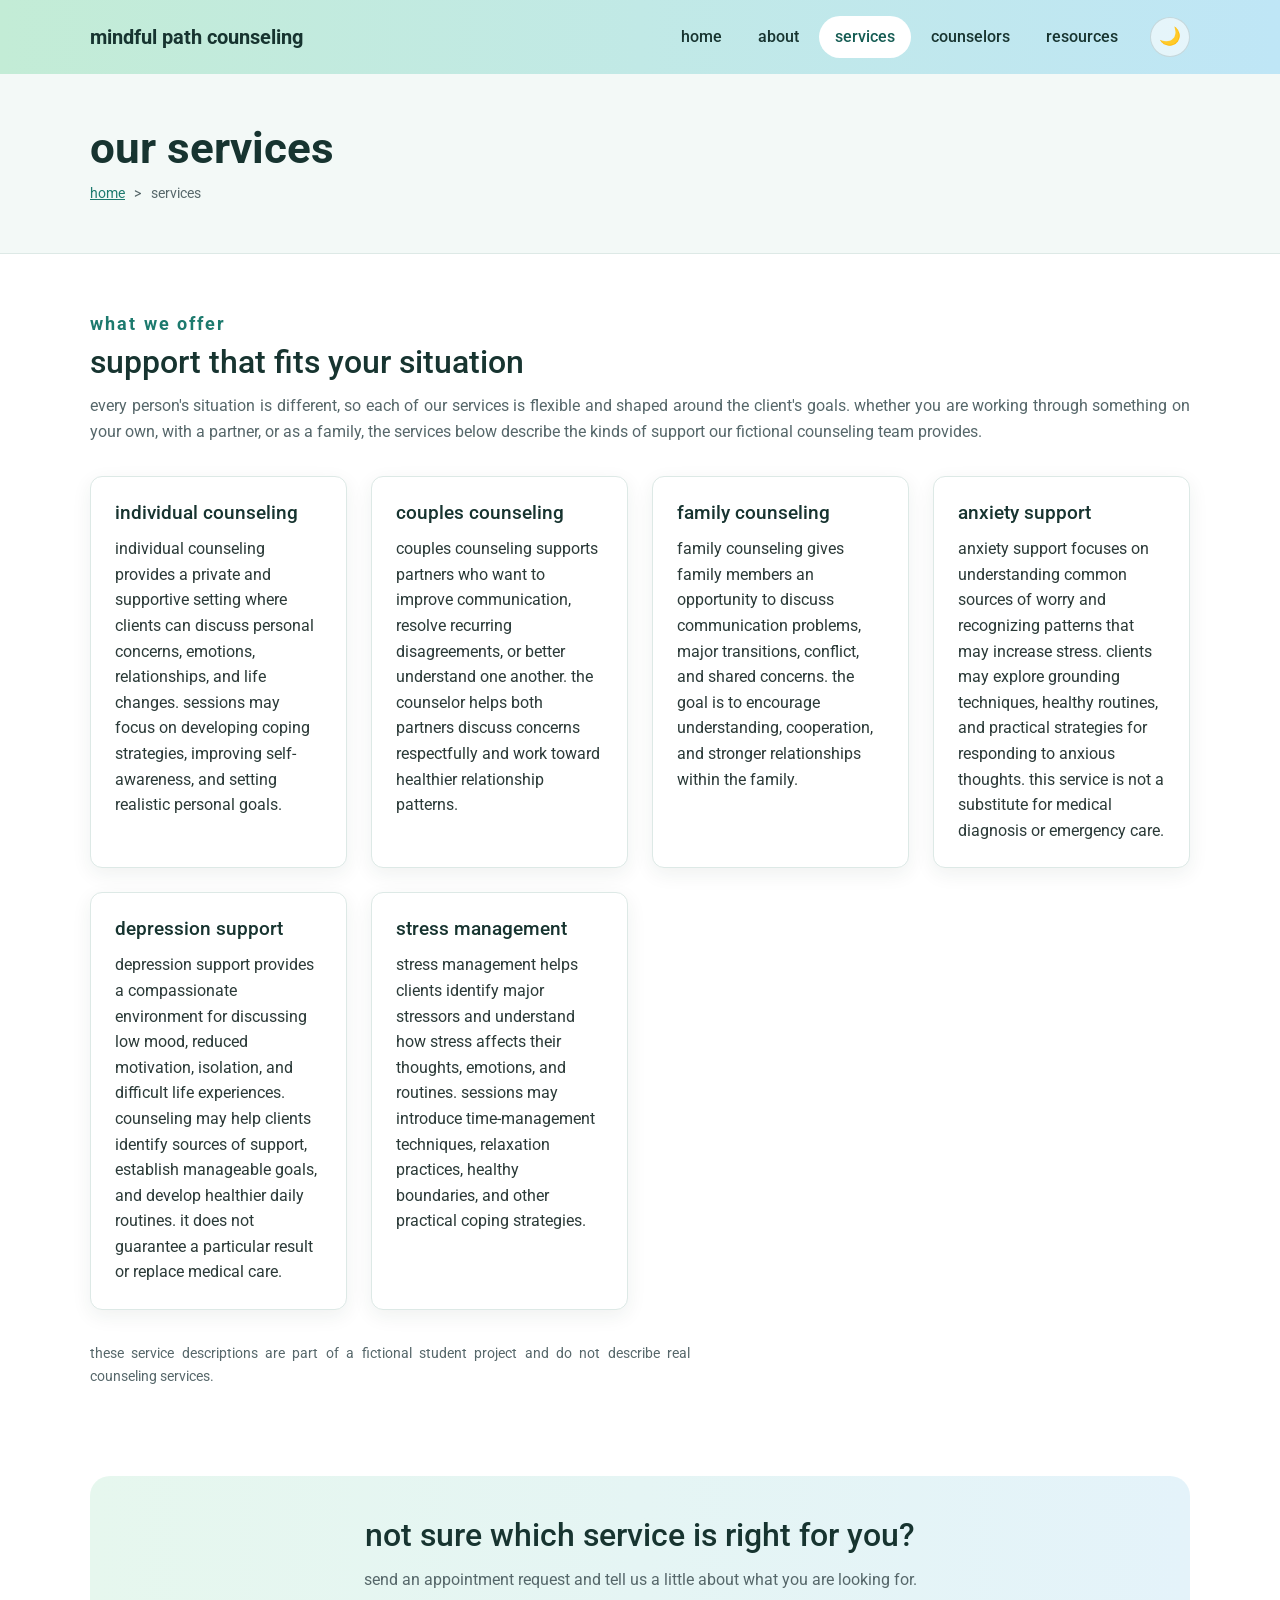
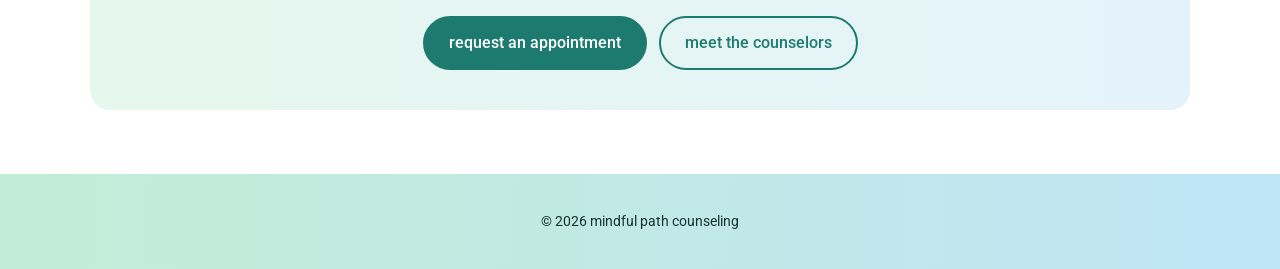
<file: services.html>
<!DOCTYPE html>
<html lang="en">
<head>
  <!-- ===== PAGE SETTINGS ===== -->
  <meta charset="UTF-8">
  <!-- Makes the page scale correctly on phones (needed for responsive design) -->
  <meta name="viewport" content="width=device-width, initial-scale=1.0">
  <meta name="description" content="Counseling services offered by Mindful Path Counseling, a fictional practice created for a student website project.">
  <title>Services | Mindful Path Counseling</title>
  
  <!-- Tab icon (favicon) -->
  <link rel="icon" href="images/favicon.svg" type="image/svg+xml">

  <!-- Roboto font from Google Fonts (used for all text on the site) -->
  <link rel="preconnect" href="https://fonts.googleapis.com">
  <link rel="preconnect" href="https://fonts.gstatic.com" crossorigin>
  <link href="https://fonts.googleapis.com/css2?family=Roboto:wght@300;400;500;700&display=swap" rel="stylesheet">

  <!-- Shared stylesheet and script (the same two lines go on every page) -->
  <link rel="stylesheet" href="css/style.css">
  <script src="js/script.js" defer></script>
</head>
<body>

  <!-- ===== HEADER: site name + main navigation (same on every page) ===== -->
  <header class="site-header">
    <a class="site-name" href="homepage.html">Mindful Path Counseling</a>

    <nav class="main-nav" aria-label="Main navigation">
      <ul class="nav-list">
        <!-- "active" + aria-current mark the page you are on (Services on this page) -->
        <li><a href="homepage.html">Home</a></li>
        <li><a href="about.html">About</a></li>
        <li><a href="services.html" class="active" aria-current="page">Services</a></li>
        <li><a href="counselorinfo.html">Counselors</a></li>
        <li><a href="resources.html">Resources</a></li>
      </ul>
    </nav>

    <!-- Dark/light mode button (script.js makes it work) -->
    <button type="button" class="theme-toggle" id="theme-toggle" aria-label="Dark mode" aria-pressed="false">
      <span class="theme-icon" aria-hidden="true">🌙</span>
    </button>
  </header>

  <!-- ===== MAIN CONTENT ===== -->
  <main>

    <!-- Page banner: page title + breadcrumb trail -->
    <section class="page-banner">
      <h1>Our Services</h1>
      <nav class="breadcrumb" aria-label="Breadcrumb">
        <a href="homepage.html">Home</a>
        <span aria-hidden="true">&gt;</span>
        <span aria-current="page">Services</span>
      </nav>
    </section>

    <!-- Services: short intro + a grid of six service cards -->
    <section class="content-section" aria-labelledby="services-heading">
      <p class="eyebrow">What we offer</p>
      <h2 id="services-heading">Support that fits your situation</h2>
      <p class="section-intro">Every person's situation is different, so each of our services is flexible and shaped around the client's goals. Whether you are working through something on your own, with a partner, or as a family, the services below describe the kinds of support our fictional counseling team provides.</p>

      <div class="card-grid">
        <article class="card service-card">
          <h3>Individual Counseling</h3>
          <p>Individual counseling provides a private and supportive setting where clients can discuss personal concerns, emotions, relationships, and life changes. Sessions may focus on developing coping strategies, improving self-awareness, and setting realistic personal goals.</p>
        </article>

        <article class="card service-card">
          <h3>Couples Counseling</h3>
          <p>Couples counseling supports partners who want to improve communication, resolve recurring disagreements, or better understand one another. The counselor helps both partners discuss concerns respectfully and work toward healthier relationship patterns.</p>
        </article>

        <article class="card service-card">
          <h3>Family Counseling</h3>
          <p>Family counseling gives family members an opportunity to discuss communication problems, major transitions, conflict, and shared concerns. The goal is to encourage understanding, cooperation, and stronger relationships within the family.</p>
        </article>

        <article class="card service-card">
          <h3>Anxiety Support</h3>
          <p>Anxiety support focuses on understanding common sources of worry and recognizing patterns that may increase stress. Clients may explore grounding techniques, healthy routines, and practical strategies for responding to anxious thoughts. This service is not a substitute for medical diagnosis or emergency care.</p>
        </article>

        <article class="card service-card">
          <h3>Depression Support</h3>
          <p>Depression support provides a compassionate environment for discussing low mood, reduced motivation, isolation, and difficult life experiences. Counseling may help clients identify sources of support, establish manageable goals, and develop healthier daily routines. It does not guarantee a particular result or replace medical care.</p>
        </article>

        <article class="card service-card">
          <h3>Stress Management</h3>
          <p>Stress management helps clients identify major stressors and understand how stress affects their thoughts, emotions, and routines. Sessions may introduce time-management techniques, relaxation practices, healthy boundaries, and other practical coping strategies.</p>
        </article>
      </div>

      <p class="note">These service descriptions are part of a fictional student project and do not describe real counseling services.</p>
    </section>

    <!-- Call-to-action band -->
    <section class="cta-band" aria-labelledby="cta-heading">
      <h2 id="cta-heading">Not sure which service is right for you?</h2>
      <p>Send an appointment request and tell us a little about what you are looking for.</p>
      <div class="button-group">
        <a class="btn btn-primary" href="resources.html#appointment">Request an Appointment</a>
        <a class="btn btn-secondary" href="counselorinfo.html">Meet the Counselors</a>
      </div>
    </section>

  </main>

  <!-- ===== FOOTER (same on every page) ===== -->
  <footer class="site-footer">
    <p>&copy; 2026 Mindful Path Counseling</p>
  </footer>

</body>
</html>
</file>
<file: css/style.css>
/* ==========================================================
   style.css - Mindful Path Counseling
   Shared styles for every page

   Design: minimal, lots of white space, a green-to-light-blue
   header, all text lowercase, Roboto for everything.

   Contents
   1.  Color and size variables
   2.  Base styles (font, lowercase, links, images)
   3.  Header and navigation
   4.  Page layout containers
   5.  Homepage banner and welcome section
   6.  Page banners (title strip + breadcrumb)
   7.  Section labels, intros, notes, and notices
   8.  Buttons
   9.  Card grids (values, services, articles)
   10. About page
   11. Counselor cards
   12. Resources page (quick links, FAQ, appointment form)
   13. Call-to-action band
   14. Footer
   15. Responsive: screens under 600px
   ========================================================== */


/* ----------------------------------------------------------
   1. COLOR AND SIZE VARIABLES
   Change a color here and it updates everywhere it is used.
   ---------------------------------------------------------- */
:root {
  --header-green: #c3ecd6;   /* light green (left side of header) */
  --header-blue: #bfe6f6;    /* light blue (right side of header) */
  --soft-green: #e6f7ee;     /* very light tints for the call-to-action band */
  --soft-blue: #e4f3fa;

  --accent: #1d7a6e;         /* teal: buttons, labels, links */
  --accent-dark: #155c53;    /* darker teal: hover states */

  --heading: #173430;        /* headings and header text */
  --text: #2b3a38;           /* body text */
  --text-muted: #56676a;     /* secondary text */

  --bg: #ffffff;             /* page background */
  --bg-soft: #f3f9f7;        /* light mint for banners and notices */
  --border: #dde9e6;         /* light borders around cards */
  --input-border: #7f9a95;   /* form field borders (3:1 contrast) */

  --radius: 12px;
  --shadow: 0 6px 20px rgba(23, 52, 48, 0.07);
  --max-width: 1100px;       /* widest the content gets on big screens */
}


/* ----------------------------------------------------------
   2. BASE STYLES
   ---------------------------------------------------------- */

/* Width and height include padding and border (easier sizing) */
*,
*::before,
*::after {
  box-sizing: border-box;
}

/* Smooth scrolling for links like "#appointment" (skipped if the user prefers less motion) */
@media (prefers-reduced-motion: no-preference) {
  html {
    scroll-behavior: smooth;
  }
}

body {
  margin: 0;                                  /* remove the browser's default gap */
  font-family: "Roboto", Arial, sans-serif;   /* Roboto everywhere; Arial if it fails to load */
  font-weight: 400;
  line-height: 1.6;
  color: var(--text);
  background: var(--bg);
  text-transform: lowercase;                  /* all text lowercase (headings and buttons inherit this) */
}

/* Headings: Roboto, dark green-gray, tighter line spacing */
h1,
h2,
h3 {
  margin: 0 0 0.75rem;
  color: var(--heading);
  line-height: 1.2;
}

h1 {
  font-size: clamp(2rem, 4.5vw, 2.75rem);  /* scales with screen width */
  font-weight: 700;
}

h2 {
  font-size: clamp(1.5rem, 3vw, 2rem);
  font-weight: 500;
}

h3 {
  font-size: 1.2rem;
  font-weight: 500;
}

p {
  margin: 0 0 1rem;
}

/* Links */
a {
  color: var(--accent);
}

a:hover {
  color: var(--accent-dark);
}

/* Visible outline when moving through the page with the Tab key */
:focus-visible {
  outline: 3px solid var(--accent);
  outline-offset: 2px;
}

/* Every image shrinks to fit its container instead of overflowing */
img {
  max-width: 100%;
  height: auto;
}

/* Form fields use the site font, and show text exactly as the user types it */
input,
select,
textarea,
button {
  font: inherit;
}

/* Dropdowns and buttons don't pick up lowercase on their own, so pass it down */
select,
button {
  text-transform: inherit;
}

input,
textarea {
  text-transform: none;
}


/* ----------------------------------------------------------
   3. HEADER AND NAVIGATION
   ---------------------------------------------------------- */

/* Flexbox: site name on the left, nav on the right */
.site-header {
  display: flex;
  align-items: center;
  justify-content: space-between;
  flex-wrap: wrap;
  gap: 1rem;
  padding: 1rem max(1.5rem, (100% - var(--max-width)) / 2);  /* lines up with the page content */
  background: linear-gradient(90deg, var(--header-green), var(--header-blue));  /* green to light blue */
}

.site-name {
  font-size: 1.25rem;
  font-weight: 700;
  color: var(--heading);
  text-decoration: none;
}

.site-name:hover {
  color: var(--accent-dark);
}

/* Horizontal nav bar */
.nav-list {
  display: flex;
  flex-wrap: wrap;
  gap: 0.25rem;
  margin: 0;
  padding: 0;
  list-style: none;    /* remove bullet points */
}

.nav-list a {
  display: block;
  padding: 0.5rem 1rem;
  border-radius: 999px;              /* pill shape */
  color: var(--heading);
  font-weight: 500;
  text-decoration: none;
  transition: background-color 0.2s ease, color 0.2s ease;
}

/* Hover effect: soft white pill behind the link */
.nav-list a:hover {
  background: rgba(255, 255, 255, 0.6);
  color: var(--accent-dark);
}

/* Current page: solid white pill */
.nav-list a.active {
  background: #ffffff;
  color: var(--accent-dark);
}


/* ----------------------------------------------------------
   4. PAGE LAYOUT CONTAINERS
   These sections stay centered and never wider than 1100px,
   with 1.5rem of space on each side on small screens.
   ---------------------------------------------------------- */
.hero,
.content-section,
.split-section,
.disclaimer,
.page-links,
.crisis-notice,
.cta-band {
  width: min(100% - 3rem, var(--max-width));
  margin-left: auto;
  margin-right: auto;
}

.content-section,
.split-section {
  padding: 3.5rem 0;
}

/* Keep paragraphs to a comfortable reading width on wide screens */
.content-section > p:not(.notice) {
  max-width: 75ch;
}


/* ----------------------------------------------------------
   5. HOMEPAGE BANNER AND WELCOME SECTION
   ---------------------------------------------------------- */

/* Full-width banner photo */
.banner-image {
  display: block;
  width: 100%;
  height: clamp(180px, 30vw, 420px);  /* grows with screen width, between 180px and 420px */
  object-fit: cover;                  /* crops instead of stretching */
  object-position: center;
}

.hero {
  padding: 3.5rem 0 2rem;
}

.hero-text {
  max-width: 760px;   /* keeps lines short enough to read comfortably */
}

.hero h1 {
  font-size: clamp(2rem, 5vw, 3rem);
}


/* ----------------------------------------------------------
   6. PAGE BANNERS (title strip + breadcrumb on inner pages)
   ---------------------------------------------------------- */
.page-banner {
  padding: 3rem max(1.5rem, (100% - var(--max-width)) / 2);  /* full-width strip, text lines up with content */
  background: var(--bg-soft);
  border-bottom: 1px solid var(--border);
}

.page-banner h1 {
  margin-bottom: 0.5rem;
}

.breadcrumb {
  font-size: 0.9rem;
  color: var(--text-muted);
}

.breadcrumb span[aria-hidden="true"] {
  margin: 0 0.4rem;   /* space around the ">" */
}


/* ----------------------------------------------------------
   7. SECTION LABELS, INTROS, NOTES, AND NOTICES
   ---------------------------------------------------------- */

/* Small teal label above a heading (e.g., "who we are") */
.eyebrow {
  margin: 0 0 0.25rem;
  font-size: 1.1rem;
  font-weight: 700;
  letter-spacing: 0.12em;
  color: var(--accent);
}

.eyebrow + h2 {
  margin-top: 0;
}

/* Intro paragraph under a section heading */
.section-intro {
  max-width: 70ch;
  color: var(--text-muted);
}

/* Small print at the end of a section */
.note {
  margin-top: 2rem;
  font-size: 0.9rem;
  color: var(--text-muted);
}

/* Highlighted boxes: homepage disclaimer, profile notice, crisis notice */
.disclaimer,
.notice {
  padding: 1.25rem 1.5rem;
  background: var(--bg-soft);
  border-left: 4px solid var(--accent);
  border-radius: 8px;
}

.disclaimer {
  margin-bottom: 3.5rem;
}

.disclaimer h2,
.crisis-notice h2 {
  font-size: 1.2rem;
  margin-bottom: 0.5rem;
}

.disclaimer p:last-child,
.notice p:last-child {
  margin-bottom: 0;
}

.crisis-notice {
  margin-top: 2rem;
}


/* ----------------------------------------------------------
   8. BUTTONS (links styled as buttons, plus the form button)
   ---------------------------------------------------------- */
.hero-buttons,
.button-group {
  display: flex;
  flex-wrap: wrap;
  gap: 0.75rem;
  margin-top: 1.5rem;
}

.btn {
  display: inline-block;
  padding: 0.75rem 1.5rem;
  border: 2px solid var(--accent);
  border-radius: 999px;     /* pill shape */
  font-weight: 500;
  text-align: center;
  text-decoration: none;
  cursor: pointer;
  transition: background-color 0.2s ease, color 0.2s ease, border-color 0.2s ease;
}

/* Filled teal button */
.btn-primary {
  background: var(--accent);
  color: #ffffff;
}

.btn-primary:hover {
  background: var(--accent-dark);
  border-color: var(--accent-dark);
  color: #ffffff;
}

/* Outline button */
.btn-secondary {
  background: transparent;
  color: var(--accent);
}

.btn-secondary:hover {
  background: var(--accent);
  color: #ffffff;
}


/* ----------------------------------------------------------
   9. CARD GRIDS (values, services, articles)
   Grid: as many columns as fit, each at least 240px wide.
   ---------------------------------------------------------- */
.card-grid {
  display: grid;
  grid-template-columns: repeat(auto-fit, minmax(min(240px, 100%), 1fr));
  gap: 1.5rem;
  margin: 2rem 0 0;
  padding: 0;
  list-style: none;   /* the values grid is a <ul>, so remove its bullets */
}

.card {
  padding: 1.5rem;
  background: #ffffff;
  border: 1px solid var(--border);
  border-radius: var(--radius);
  box-shadow: var(--shadow);
}

.card p:last-child {
  margin-bottom: 0;
}

/* Articles are longer, so their columns are wider */
.article-grid {
  grid-template-columns: repeat(auto-fit, minmax(min(320px, 100%), 1fr));
}

.article-meta {
  font-size: 0.85rem;
  color: var(--accent);
  font-weight: 500;
}

.article-card ul,
.article-card ol {
  margin: 0 0 1rem;
  padding-left: 1.25rem;
}

.article-card li {
  margin-bottom: 0.35rem;
}


/* ----------------------------------------------------------
   10. ABOUT PAGE
   ---------------------------------------------------------- */
.split-text {
  max-width: 70ch;
}

/* "Who we are" photo, centered under the text */
.split-image {
  display: block;
  width: 100%;
  max-width: 600px;
  margin: 2rem auto 0;   /* auto left/right margins center it */
  border-radius: 16px;
}

/* "What to expect" numbered steps */
.steps-list {
  max-width: 70ch;
  padding-left: 1.25rem;
}

.steps-list li {
  margin-bottom: 0.75rem;
}

.steps-list li::marker {
  color: var(--accent);
  font-weight: 700;
}


/* ----------------------------------------------------------
   11. COUNSELOR CARDS
   Small round photo sitting on the top edge of each card.
   ---------------------------------------------------------- */
.counselor-grid {
  grid-template-columns: repeat(auto-fit, minmax(min(260px, 100%), 1fr));
  row-gap: 3.5rem;    /* extra room between rows for the photos that stick up */
  margin-top: 4.5rem; /* room above the first row of photos */
}

.counselor-card {
  padding-top: 0;
  text-align: center;
}

.counselor-photo {
  display: block;
  width: 90px;
  height: 90px;
  object-fit: cover;              /* crops into a circle without stretching */
  object-position: center top;    /* keeps the face in view */
  border-radius: 50%;             /* circle */
  border: 3px solid var(--accent);
  margin: -48px auto 1rem;        /* pulls the photo up so it sits on the card's top edge */
  background: #ffffff;
}

/* Counselor title as a rounded pill */
.counselor-role {
  display: inline-block;
  margin: 0 0 1rem;
  padding: 0.35rem 1rem;
  border-radius: 999px;
  background: var(--accent);
  color: #ffffff;
  font-size: 0.85rem;
}

/* Education / credentials / specialties */
.counselor-details {
  margin: 0 0 1rem;
}

.counselor-details dt {
  font-weight: 700;
  color: var(--heading);
}

.counselor-details dd {
  margin: 0 0 0.75rem;   /* remove the browser's default left indent */
}


/* ----------------------------------------------------------
   12. RESOURCES PAGE
   ---------------------------------------------------------- */

/* "On this page" quick links, shown as outline pills */
.page-links {
  margin-top: 2rem;
}

.page-links ul {
  display: flex;
  flex-wrap: wrap;
  gap: 0.75rem;
  margin: 0;
  padding: 0;
  list-style: none;
}

.page-links a {
  display: inline-block;
  padding: 0.4rem 1rem;
  border: 1px solid var(--accent);
  border-radius: 999px;
  text-decoration: none;
  transition: background-color 0.2s ease, color 0.2s ease;
}

.page-links a:hover {
  background: var(--accent);
  color: #ffffff;
}

/* FAQ: built-in <details> elements with a +/- sign */
.faq-item {
  max-width: 800px;
  border-bottom: 1px solid var(--border);
}

.faq-item summary {
  display: flex;                    /* also hides the default triangle in most browsers */
  justify-content: space-between;
  align-items: center;
  gap: 1rem;
  padding: 1rem 0;
  font-weight: 500;
  color: var(--heading);
  cursor: pointer;
}

.faq-item summary::-webkit-details-marker {
  display: none;                    /* hides the default triangle in Safari */
}

.faq-item summary::after {
  content: "+";
  font-size: 1.4rem;
  line-height: 1;
  color: var(--accent);
}

.faq-item[open] summary::after {
  content: "\2212";                 /* minus sign when the answer is open */
}

.faq-item p {
  margin: 0 0 1rem;
  color: var(--text-muted);
}

/* Appointment section: text and form side by side, stacking when there is not enough room */
#appointment {
  display: grid;
  grid-template-columns: repeat(auto-fit, minmax(min(320px, 100%), 1fr));
  gap: 2.5rem;
  align-items: start;
}

.appointment-form h3 {
  margin-bottom: 1.25rem;
}

/* Each label + field pair stacks vertically */
.form-group {
  display: flex;
  flex-direction: column;
  gap: 0.35rem;
  margin-bottom: 1rem;
}

.form-group > label {
  font-weight: 500;
  color: var(--heading);
}

/* Text fields, dropdowns, and the message box */
.appointment-form input[type="text"],
.appointment-form input[type="email"],
.appointment-form input[type="tel"],
.appointment-form select,
.appointment-form textarea {
  width: 100%;
  padding: 0.7rem 0.9rem;
  border: 1px solid var(--input-border);
  border-radius: 8px;
  background: #fbfdfd;
  color: var(--text);
}

.appointment-form textarea {
  resize: vertical;   /* can only be resized taller, not wider */
}

/* Preferred contact method: radio buttons in a row */
.contact-method {
  flex-direction: row;
  flex-wrap: wrap;
  gap: 0.5rem 1.5rem;
  border: 0;
  padding: 0;
  margin-left: 0;
  margin-right: 0;
}

.contact-method legend {
  padding: 0;
  margin-bottom: 0.35rem;
  font-weight: 500;
  color: var(--heading);
}

.contact-method label,
.checkbox-group label {
  display: flex;
  align-items: flex-start;
  gap: 0.5rem;
  font-weight: 400;
}

.contact-method input,
.checkbox-group input {
  accent-color: var(--accent);   /* teal radio buttons and checkbox */
  margin-top: 0.3rem;
}

/* Full-width submit button, like the design template */
.appointment-form .btn {
  width: 100%;
  margin-top: 0.5rem;
}

.form-status {
  margin: 1rem 0 0;
  font-weight: 500;
}


/* ----------------------------------------------------------
   13. CALL-TO-ACTION BAND
   ---------------------------------------------------------- */
.cta-band {
  margin-top: 1rem;
  margin-bottom: 4rem;
  padding: 2.5rem 2rem;
  border-radius: 20px;
  background: linear-gradient(90deg, var(--soft-green), var(--soft-blue));
  text-align: center;
}

.cta-band p {
  color: var(--text-muted);
}

.cta-band .button-group {
  justify-content: center;
}


/* ----------------------------------------------------------
   14. FOOTER
   ---------------------------------------------------------- */
.site-footer {
  margin-top: 2rem;
  padding: 2rem 1.5rem;
  background: linear-gradient(90deg, var(--header-green), var(--header-blue));  /* matches the header */
  color: var(--heading);
  font-size: 0.9rem;
  text-align: center;
}

.site-footer p {
  margin: 0.25rem 0;
}

.site-footer a {
  color: var(--accent-dark);
}

.photo-credit {
  font-size: 0.8rem;
}


/* ----------------------------------------------------------
   15. RESPONSIVE: SCREENS UNDER 600PX (phones)
   Everything stacks vertically in a single column.
   ---------------------------------------------------------- */
@media (max-width: 600px) {

  /* Header: site name on top, nav underneath */
  .site-header {
    flex-direction: column;
    align-items: flex-start;
    gap: 0.75rem;
  }

  /* Nav links stack vertically and fill the width */
  .main-nav,
  .nav-list {
    width: 100%;
  }

  .nav-list {
    flex-direction: column;
  }

  .nav-list a {
    padding: 0.6rem 1rem;
  }

  /* All grids become a single column */
  .card-grid,
  #appointment {
    grid-template-columns: 1fr;
  }

  /* Buttons stack and stretch to full width */
  .hero-buttons,
  .button-group {
    flex-direction: column;
    align-items: stretch;
  }

  /* Less space between sections on small screens */
  .content-section,
  .split-section {
    padding: 2.5rem 0;
  }

  .hero {
    padding-top: 2.5rem;
  }

  .page-banner {
    padding-top: 2rem;
    padding-bottom: 2rem;
  }

  .cta-band {
    padding: 2rem 1.25rem;
  }
}

/* ==========================================================
   STEP 7 ADDITIONS
   Paste everything below at the very BOTTOM of css/style.css.
   16. Theme toggle button (header)
   17. "Request with this counselor" buttons
   18. Form error and success messages
   19. Guided breathing exercise
   20. Dark mode colors
   ========================================================== */


/* ----------------------------------------------------------
   16. THEME TOGGLE BUTTON (moon/sun in the header)
   ---------------------------------------------------------- */
.site-header {
  position: relative;   /* lets the button be positioned inside the header on phones */
}

/* Push the nav to the right so the nav and the button sit together */
.main-nav {
  margin-left: auto;
}

.theme-toggle {
  display: inline-flex;
  align-items: center;
  justify-content: center;
  width: 2.5rem;
  height: 2.5rem;
  padding: 0;
  border: 1px solid rgba(23, 52, 48, 0.15);
  border-radius: 50%;                       /* circle */
  background: rgba(255, 255, 255, 0.6);
  font-size: 1.1rem;
  line-height: 1;
  cursor: pointer;
  transition: background-color 0.2s ease;
}

.theme-toggle:hover {
  background: #ffffff;
}


/* ----------------------------------------------------------
   17. "REQUEST WITH THIS COUNSELOR" BUTTONS
   The card becomes a flex column so the button always sits
   at the bottom, even when the bios are different lengths.
   ---------------------------------------------------------- */
.counselor-card {
  display: flex;
  flex-direction: column;
}

.counselor-card .counselor-role {
  align-self: center;   /* keep the pill its natural width */
}

.counselor-card .btn {
  margin-top: auto;     /* pushes the button to the bottom of the card */
  align-self: center;
}


/* ----------------------------------------------------------
   18. FORM ERROR AND SUCCESS MESSAGES
   ---------------------------------------------------------- */
:root {
  --error: #b42318;   /* red for errors (6.5:1 contrast on white) */
}

/* Message under a field with a problem */
.error-message {
  margin: 0;
  font-size: 0.9rem;
  font-weight: 500;
  color: var(--error);
}

/* Red border on fields with a problem (JavaScript adds aria-invalid="true") */
.appointment-form .form-group [aria-invalid="true"] {
  border: 2px solid var(--error);
}

/* Checkboxes can't show a border, so use an outline instead */
.appointment-form .checkbox-group [aria-invalid="true"] {
  outline: 2px solid var(--error);
  outline-offset: 2px;
}

/* Message under the Send Request button */
.form-status.error {
  color: var(--error);
}

.form-status.success {
  padding: 0.75rem 1rem;
  background: var(--bg-soft);
  border-left: 4px solid var(--accent);
  border-radius: 8px;
  color: var(--accent-dark);
}


/* ----------------------------------------------------------
   19. GUIDED BREATHING EXERCISE
   JavaScript adds one of four classes to the circle:
   inhale / hold-full = big, exhale / hold-empty = small.
   The transition animates the size change over 4 seconds.
   ---------------------------------------------------------- */
.breathing-widget {
  display: flex;
  flex-direction: column;
  align-items: center;
  gap: 1.5rem;
  margin-top: 2rem;
  padding: 2.5rem 1.5rem;
  background: var(--bg-soft);
  border-radius: 20px;
}

/* Fixed-size space so the page doesn't jump when the circle grows */
.breathing-stage {
  display: flex;
  align-items: center;
  justify-content: center;
  width: 240px;
  height: 240px;
}

.breathing-circle {
  display: flex;
  flex-direction: column;
  align-items: center;
  justify-content: center;
  width: 150px;
  height: 150px;
  border: 3px solid var(--accent);
  border-radius: 50%;
  background: linear-gradient(135deg, var(--header-green), var(--header-blue));
  transition: transform 4s ease-in-out;   /* smooth 4-second grow/shrink */
}

/* Big while breathing in and holding */
.breathing-circle.inhale,
.breathing-circle.hold-full {
  transform: scale(1.5);
}

/* Normal size while breathing out and holding */
.breathing-circle.exhale,
.breathing-circle.hold-empty {
  transform: scale(1);
}

.breathing-text {
  font-size: 1.05rem;
  font-weight: 500;
  color: var(--heading);
}

.breathing-count {
  min-height: 1.6rem;   /* keeps the space even when the number is empty */
  font-size: 1.4rem;
  font-weight: 700;
  color: var(--accent-dark);
}

.breathing-widget .button-group {
  justify-content: center;
  margin-top: 0;
}

.breathing-rounds {
  margin: 0;
  color: var(--text-muted);
}

/* Faded look for disabled buttons (e.g., Stop before starting) */
.btn:disabled {
  opacity: 0.45;
  cursor: not-allowed;
}

/* If the visitor's device asks for less motion, skip the animation (the text still guides them) */
@media (prefers-reduced-motion: reduce) {
  .breathing-circle {
    transition: none;
  }
}


/* ----------------------------------------------------------
   20. DARK MODE
   When JavaScript adds class="dark-mode" to <html>, these
   variables replace the light ones, so every rule that uses
   var(--...) switches color automatically.
   ---------------------------------------------------------- */
.dark-mode {
  color-scheme: dark;            /* dark scrollbars and form controls */

  --header-green: #1d3a33;
  --header-blue: #1a3341;
  --soft-green: #1a2c28;
  --soft-blue: #182a33;

  --accent: #5ec4b2;             /* lighter teal so it shows up on dark backgrounds */
  --accent-dark: #8fdccf;

  --heading: #e8f3f0;
  --text: #d2dfdc;
  --text-muted: #a7b9b5;

  --bg: #111918;
  --bg-soft: #18231f;
  --border: #2b3a37;
  --input-border: #6f8c86;
  --shadow: 0 6px 20px rgba(0, 0, 0, 0.4);

  --error: #ff9b8f;
}

/* A few places use plain white in the light theme; give them dark versions */
.dark-mode .card,
.dark-mode .counselor-photo {
  background: var(--bg-soft);
}

.dark-mode .nav-list a:hover {
  background: rgba(255, 255, 255, 0.1);
}

.dark-mode .nav-list a.active {
  background: var(--bg);
}

.dark-mode .theme-toggle {
  border-color: rgba(255, 255, 255, 0.2);
  background: rgba(255, 255, 255, 0.1);
}

.dark-mode .theme-toggle:hover {
  background: rgba(255, 255, 255, 0.2);
}

/* Dark text on the lighter teal (white would be hard to read) */
.dark-mode .btn-primary,
.dark-mode .btn-primary:hover,
.dark-mode .btn-secondary:hover,
.dark-mode .page-links a:hover,
.dark-mode .counselor-role {
  color: #0f1a18;
}

/* Form fields */
.dark-mode .appointment-form input[type="text"],
.dark-mode .appointment-form input[type="email"],
.dark-mode .appointment-form input[type="tel"],
.dark-mode .appointment-form select,
.dark-mode .appointment-form textarea {
  background: var(--bg);
}


/* ----------------------------------------------------------
   21. PHONES (under 600px): extra rules for the new features
   ---------------------------------------------------------- */
@media (max-width: 600px) {

  /* The nav sits under the site name, so undo the "push right" */
  .main-nav {
    margin-left: 0;
  }

  /* Put the moon/sun button in the top-right corner of the header */
  .theme-toggle {
    position: absolute;
    top: 0.75rem;
    right: 1.5rem;
  }

  /* Slightly smaller breathing area on narrow screens */
  .breathing-stage {
    width: 200px;
    height: 200px;
  }

  .breathing-circle {
    width: 120px;
    height: 120px;
  }
}

/* Let section intro paragraphs use the full content width */
.content-section > p.section-intro {
  max-width: none;
}

/* ----------------------------------------------------------
   JUSTIFIED PARAGRAPHS
   Lines stretch so both the left and right edges are even.
   Only used on wide paragraphs: in narrow cards and on phones,
   justified lines get large gaps between words, so those stay
   left-aligned.
   ---------------------------------------------------------- */
:root {
  --paragraph-align: justify;
}

.hero-text p,
.content-section > p,
.split-text p,
.disclaimer p,
.notice p,
.faq-item p {
  text-align: var(--paragraph-align);
}

/* Phones (under 600px): back to left-aligned */
@media (max-width: 600px) {
  :root {
    --paragraph-align: left;
  }
}

/* Homepage welcome: let the heading use the full width, keep paragraphs at a readable width */
.hero-text {
  max-width: none;
}

.hero-text p {
  max-width: 760px;
}
</file>
